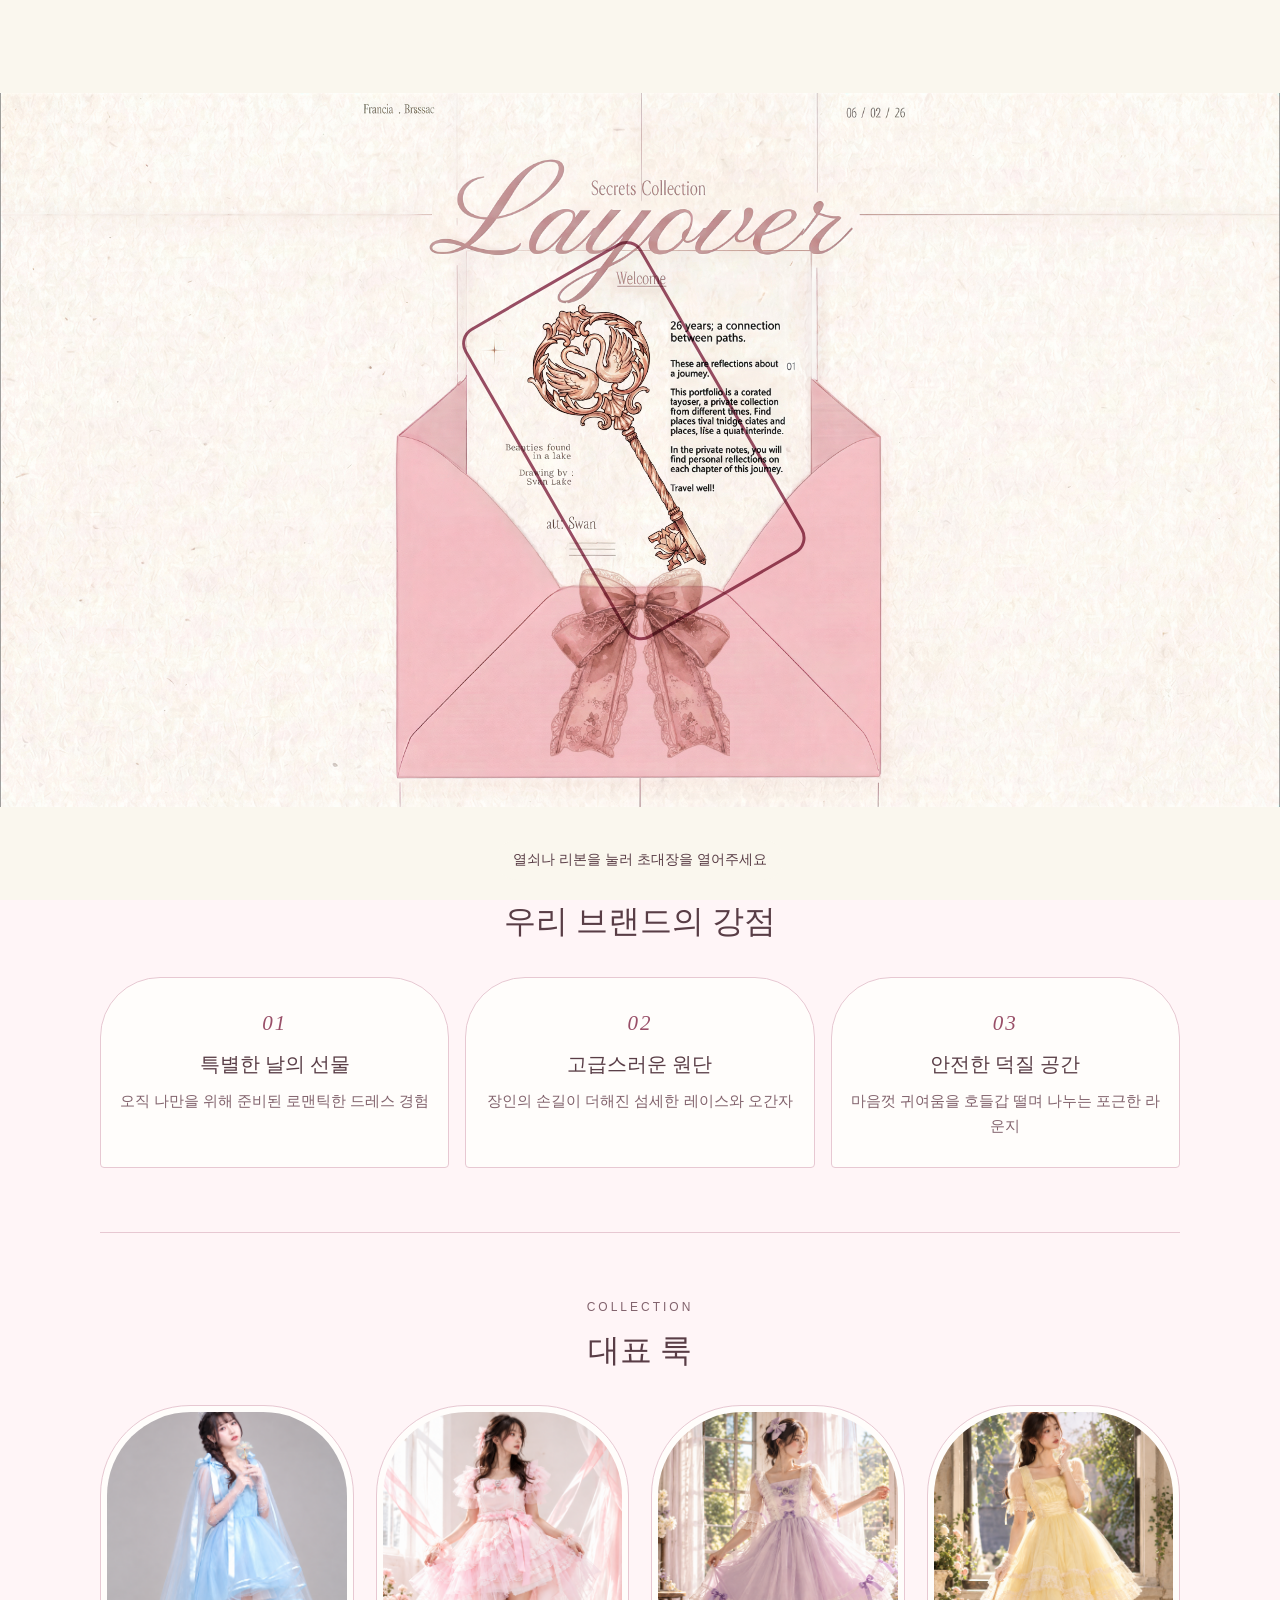
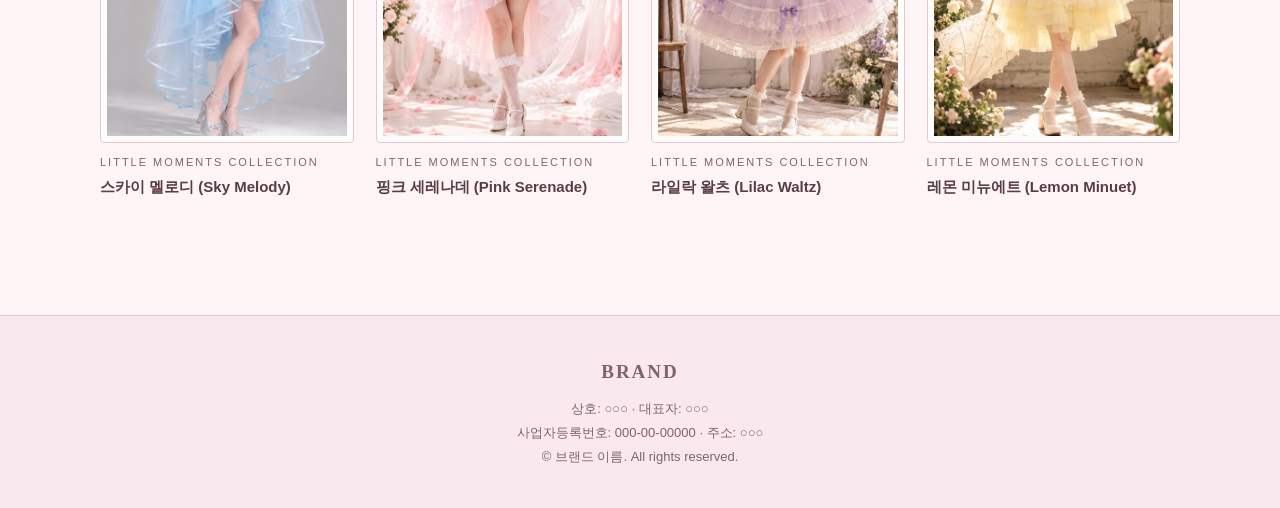
<file: index.html>
<!DOCTYPE html>
<html lang="ko">
<head>
  <meta charset="UTF-8" />
  <meta name="viewport" content="width=device-width, initial-scale=1.0" />

  <!-- [작성서 01] 브랜드명으로 바꾸세요 -->
  <title>브랜드 이름</title>
  <!-- [작성서 02] 한 줄 소개 → 검색·공유 미리보기에 나오는 설명 -->
  <meta name="description" content="브랜드 한 줄 소개를 여기에 적으세요." />

  <!-- 카톡/인스타 공유 미리보기 (OG 태그) — 브랜드명·소개·대표이미지로 바꾸세요 -->
  <meta property="og:title" content="브랜드 이름" />
  <meta property="og:description" content="브랜드 한 줄 소개" />
  <meta property="og:image" content="images/og.jpg" />
  <meta property="og:type" content="website" />

  <!-- 탭 아이콘 (images/favicon.png 넣으면 표시됨) -->
  <link rel="icon" href="images/favicon.png" />
  <link rel="stylesheet" href="style.css" />
</head>
<body class="home-page">
  <!-- 초대장: 두 이미지 버튼 중 하나를 누르면 메인 화면으로 이동합니다. -->
  <dialog class="invitation" id="invitation" aria-label="초대장" aria-describedby="invitationHint">
    <div class="invitation-stage">
      <img class="invitation-envelope" src="images/envelope.png" alt="분홍 봉투에 담긴 초대장" width="1376" height="768" fetchpriority="high" />
      <button class="invitation-object invitation-key" type="button" aria-label="열쇠로 초대장 열기">
        <img src="images/key.png" alt="" width="1376" height="768" draggable="false" />
      </button>
      <button class="invitation-object invitation-ribbon" type="button" aria-label="리본을 풀어 초대장 열기">
        <img src="images/ribbon.png" alt="" width="1376" height="768" draggable="false" />
      </button>
    </div>
    <p class="invitation-hint" id="invitationHint">열쇠나 리본을 눌러 초대장을 열어주세요</p>
  </dialog>
  <script src="invitation.js"></script>

  <!-- ===== 상단 메뉴 (5페이지 공통 — 수정하면 모든 페이지에 똑같이 반영하세요) ===== -->
  <header class="nav">
    <div class="nav-inner">
      <a href="index.html" class="logo">BRAND</a>
      <button class="nav-toggle" aria-label="메뉴 열기">☰</button>
      <nav class="nav-menu">
        <a href="index.html" class="active">홈</a>
        <a href="about.html">브랜드 소개</a>
        <a href="products.html">제품</a>
        <a href="portfolio.html">포트폴리오</a>
        <a href="contact.html">문의</a>
      </nav>
    </div>
  </header>

  <!-- ===== 히어로 [작성서 04 홈: 메인 카피·서브 카피] ===== -->
  <main class="home-main">
  <section class="home-hero" aria-labelledby="home-title">
    <div class="home-hero-copy">
      <p class="eyebrow">BRAND KEYWORD · KEYWORD</p>
      <h1 id="home-title">일상과 로맨스 판타지 사이, 레이오버</h1>
      <p>잠시 머무르며 안전하게 쉬어가는 포근한 핑크빛 클로젯 &amp; 라운지</p>
      <a href="products.html" class="btn">컬렉션 보기 <span aria-hidden="true">↗</span></a>
    </div>
    <!-- [작성서 04 홈: 대표 이미지] 중앙 액자, 원본 이미지 비율 유지 -->
    <figure class="home-art">
      <img src="images/main-bg.png" alt="파스텔 핑크 리본과 백조, 날개 달린 아기 양이 그려진 빈티지 일러스트" decoding="async" />
    </figure>
    <aside class="home-note" aria-label="브랜드 둘러보기">
      <p class="eyebrow">A LITTLE WORLD OF PINK</p>
      <p class="home-note-title">Softly, with love.</p>
      <a href="about.html">브랜드 이야기 <span aria-hidden="true">↗</span></a>
      <a href="portfolio.html">포트폴리오 <span aria-hidden="true">↗</span></a>
      <a href="contact.html">문의하기 <span aria-hidden="true">↗</span></a>
    </aside>
  </section>

  <!-- ===== 강점 3가지 [작성서 04 홈: 강점3가지] ===== -->
  <section class="section">
    <p class="eyebrow">WHY US</p>
    <h2>우리 브랜드의 강점</h2>
    <div class="features">
      <div class="feature">
        <p class="num">01</p>
        <h3>특별한 날의 선물</h3>
        <p>오직 나만을 위해 준비된 로맨틱한 드레스 경험</p>
      </div>
      <div class="feature">
        <p class="num">02</p>
        <h3>고급스러운 원단</h3>
        <p>장인의 손길이 더해진 섬세한 레이스와 오간자</p>
      </div>
      <div class="feature">
        <p class="num">03</p>
        <h3>안전한 덕질 공간</h3>
        <p>마음껏 귀여움을 호들갑 떨며 나누는 포근한 라운지</p>
      </div>
    </div>
  </section>

  <!-- ===== 대표 제품 미리보기 — products.json에서 자동으로 채워짐 ===== -->
  <section class="section">
    <p class="eyebrow">COLLECTION</p>
    <h2>대표 룩</h2>
    <div class="grid" id="home-looks"></div>
  </section>

  </main>

  <!-- ===== 푸터 (5페이지 공통) [작성서 01: 푸터 표기 정보] ===== -->
  <footer class="footer">
    <p class="logo">BRAND</p>
    <p class="biz">
      상호: ○○○ · 대표자: ○○○<br />
      사업자등록번호: 000-00-00000 · 주소: ○○○
    </p>
    <p>© 브랜드 이름. All rights reserved.</p>
  </footer>

  <script src="script.js"></script>
  <script src="catalog.js?v=20260826-rich-editor-1"></script>
  <script>
    // 공개 제품 중 '홈 대표 제품'을 최대 4개 보여줍니다.
    ProductCatalog.loadVisibleProducts()
      .then((products) => {
        const featured = products.filter((product) => product.featured);
        const homeProducts = (featured.length ? featured : products).slice(0, 4);
        document.getElementById("home-looks").innerHTML = homeProducts
          .map((p) => {
            const image = ProductCatalog.safeImageUrl(p.images && p.images[0]);
            const img = image
              ? '<img src="' + ProductCatalog.escapeHtml(image) + '" alt="' + ProductCatalog.escapeHtml(p.name) + '" onerror="this.remove()" />'
              : "";
            return (
              '<a class="card" href="product.html?id=' + encodeURIComponent(p.id) + '">' +
              '<div class="card-img">' + img + "</div>" +
              '<p class="k">' + ProductCatalog.escapeHtml(p.label || p.category || "") + "</p>" +
              "<h3>" + ProductCatalog.escapeHtml(p.name) + "</h3></a>"
            );
          })
          .join("");
      })
      .catch(() => {});
  </script>
</body>
</html>
</file>
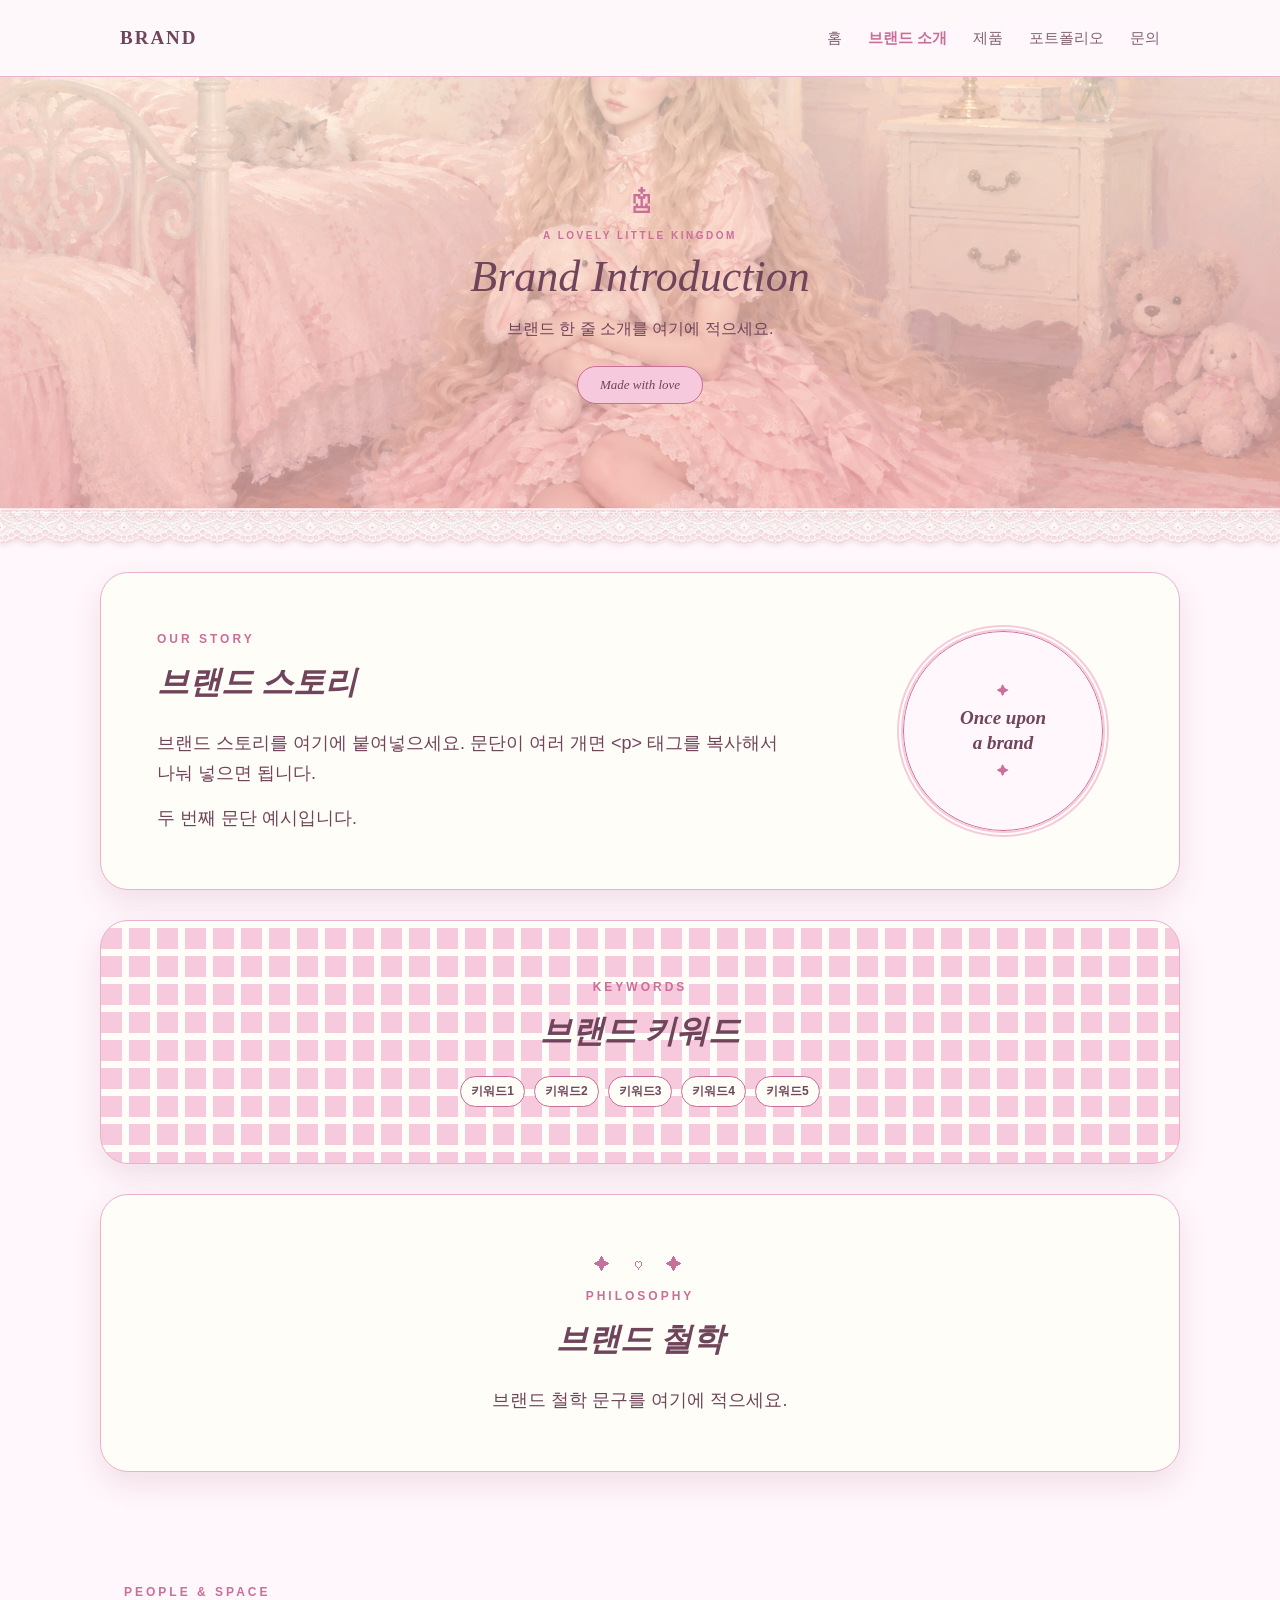
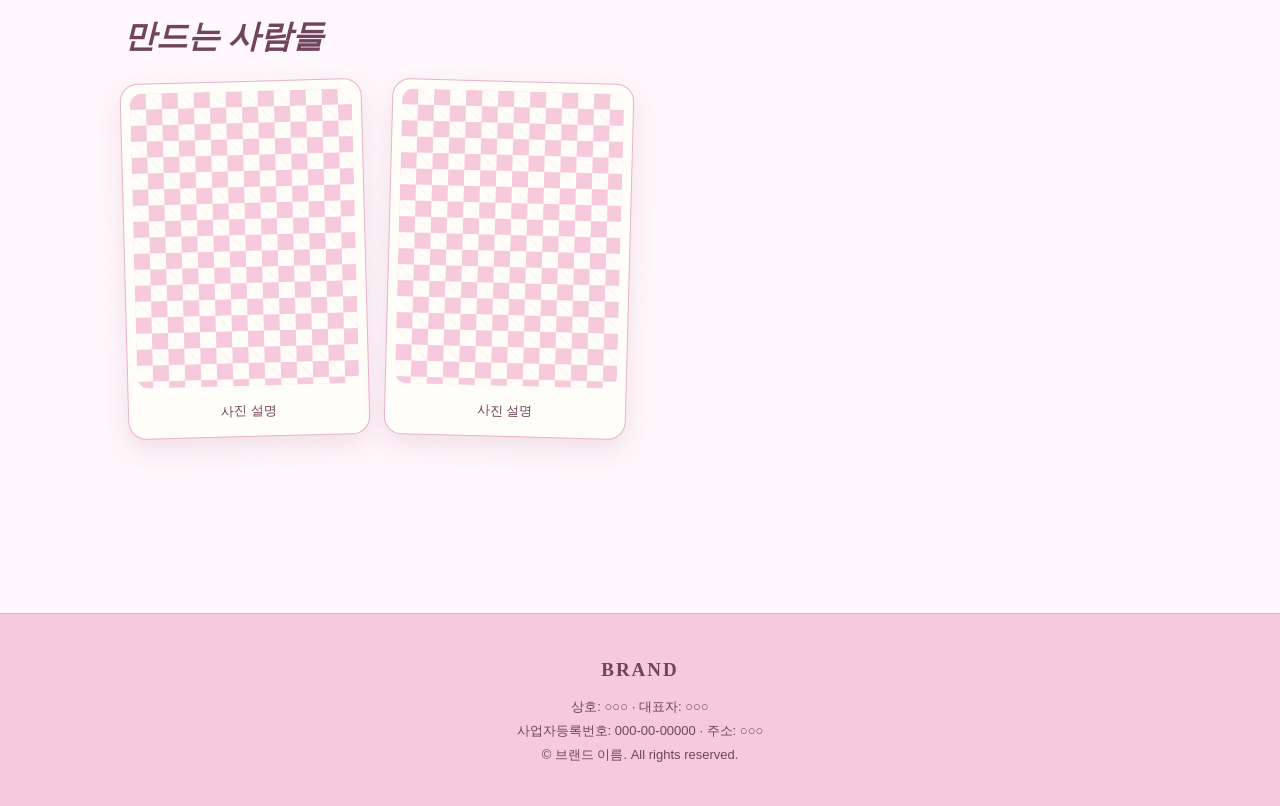
<file: about.html>
<!DOCTYPE html>
<html lang="ko">
<head>
  <meta charset="UTF-8" />
  <meta name="viewport" content="width=device-width, initial-scale=1.0" />
  <title>브랜드 소개 — 브랜드 이름</title>
  <meta name="description" content="브랜드 스토리와 철학을 소개합니다." />
  <link rel="icon" href="images/favicon.png" />
  <link rel="stylesheet" href="style.css" />
</head>
<body class="about-page">

  <header class="nav">
    <div class="nav-inner">
      <a href="index.html" class="logo">BRAND</a>
      <button class="nav-toggle" aria-label="메뉴 열기">☰</button>
      <nav class="nav-menu">
        <a href="index.html">홈</a>
        <a href="about.html" class="active">브랜드 소개</a>
        <a href="products.html">제품</a>
        <a href="portfolio.html">포트폴리오</a>
        <a href="contact.html">문의</a>
      </nav>
    </div>
  </header>

  <!-- [작성서 02: 한 줄 소개] -->
  <section class="page-head about-hero">
    <p class="about-crown" aria-hidden="true">♔</p>
    <p class="about-kicker">A LOVELY LITTLE KINGDOM</p>
    <h1>Brand Introduction</h1>
    <p>브랜드 한 줄 소개를 여기에 적으세요.</p>
    <span class="about-ribbon" aria-hidden="true">Made with love</span>
  </section>

  <main class="about-main">
  <!-- [작성서 02: 브랜드 스토리] 문단째 붙여넣으면 됩니다 -->
  <section class="section about-panel about-story">
    <div class="about-panel-copy">
    <p class="eyebrow">OUR STORY</p>
    <h2>브랜드 스토리</h2>
    <p class="lead">
      브랜드 스토리를 여기에 붙여넣으세요. 문단이 여러 개면
      &lt;p&gt; 태그를 복사해서 나눠 넣으면 됩니다.
    </p>
    <p class="lead about-paragraph">
      두 번째 문단 예시입니다.
    </p>
    </div>
    <div class="about-emblem" aria-hidden="true">
      <span>✦</span><strong>Once upon<br />a brand</strong><span>✦</span>
    </div>
  </section>

  <!-- [작성서 02: 브랜드 키워드] -->
  <section class="section about-panel about-keywords">
    <p class="eyebrow">KEYWORDS</p>
    <h2>브랜드 키워드</h2>
    <div class="tags">
      <span>키워드1</span><span>키워드2</span><span>키워드3</span><span>키워드4</span><span>키워드5</span>
    </div>
  </section>

  <!-- [작성서 02: 브랜드 철학] -->
  <section class="section about-panel about-philosophy">
    <p class="about-sparkles" aria-hidden="true">✦　♡　✦</p>
    <p class="eyebrow">PHILOSOPHY</p>
    <h2>브랜드 철학</h2>
    <p class="lead">브랜드 철학 문구를 여기에 적으세요.</p>
  </section>

  <!-- [작성서 02: 사람·공간 사진] 대표·작업실·작업 과정 컷 -->
  <section class="section about-people">
    <p class="eyebrow">PEOPLE & SPACE</p>
    <h2>만드는 사람들</h2>
    <div class="grid">
      <div class="card"><div class="card-img"></div><p>사진 설명</p></div>
      <div class="card"><div class="card-img"></div><p>사진 설명</p></div>
    </div>
  </section>
  </main>

  <footer class="footer">
    <p class="logo">BRAND</p>
    <p class="biz">
      상호: ○○○ · 대표자: ○○○<br />
      사업자등록번호: 000-00-00000 · 주소: ○○○
    </p>
    <p>© 브랜드 이름. All rights reserved.</p>
  </footer>

  <script src="script.js"></script>
</body>
</html>
</file>
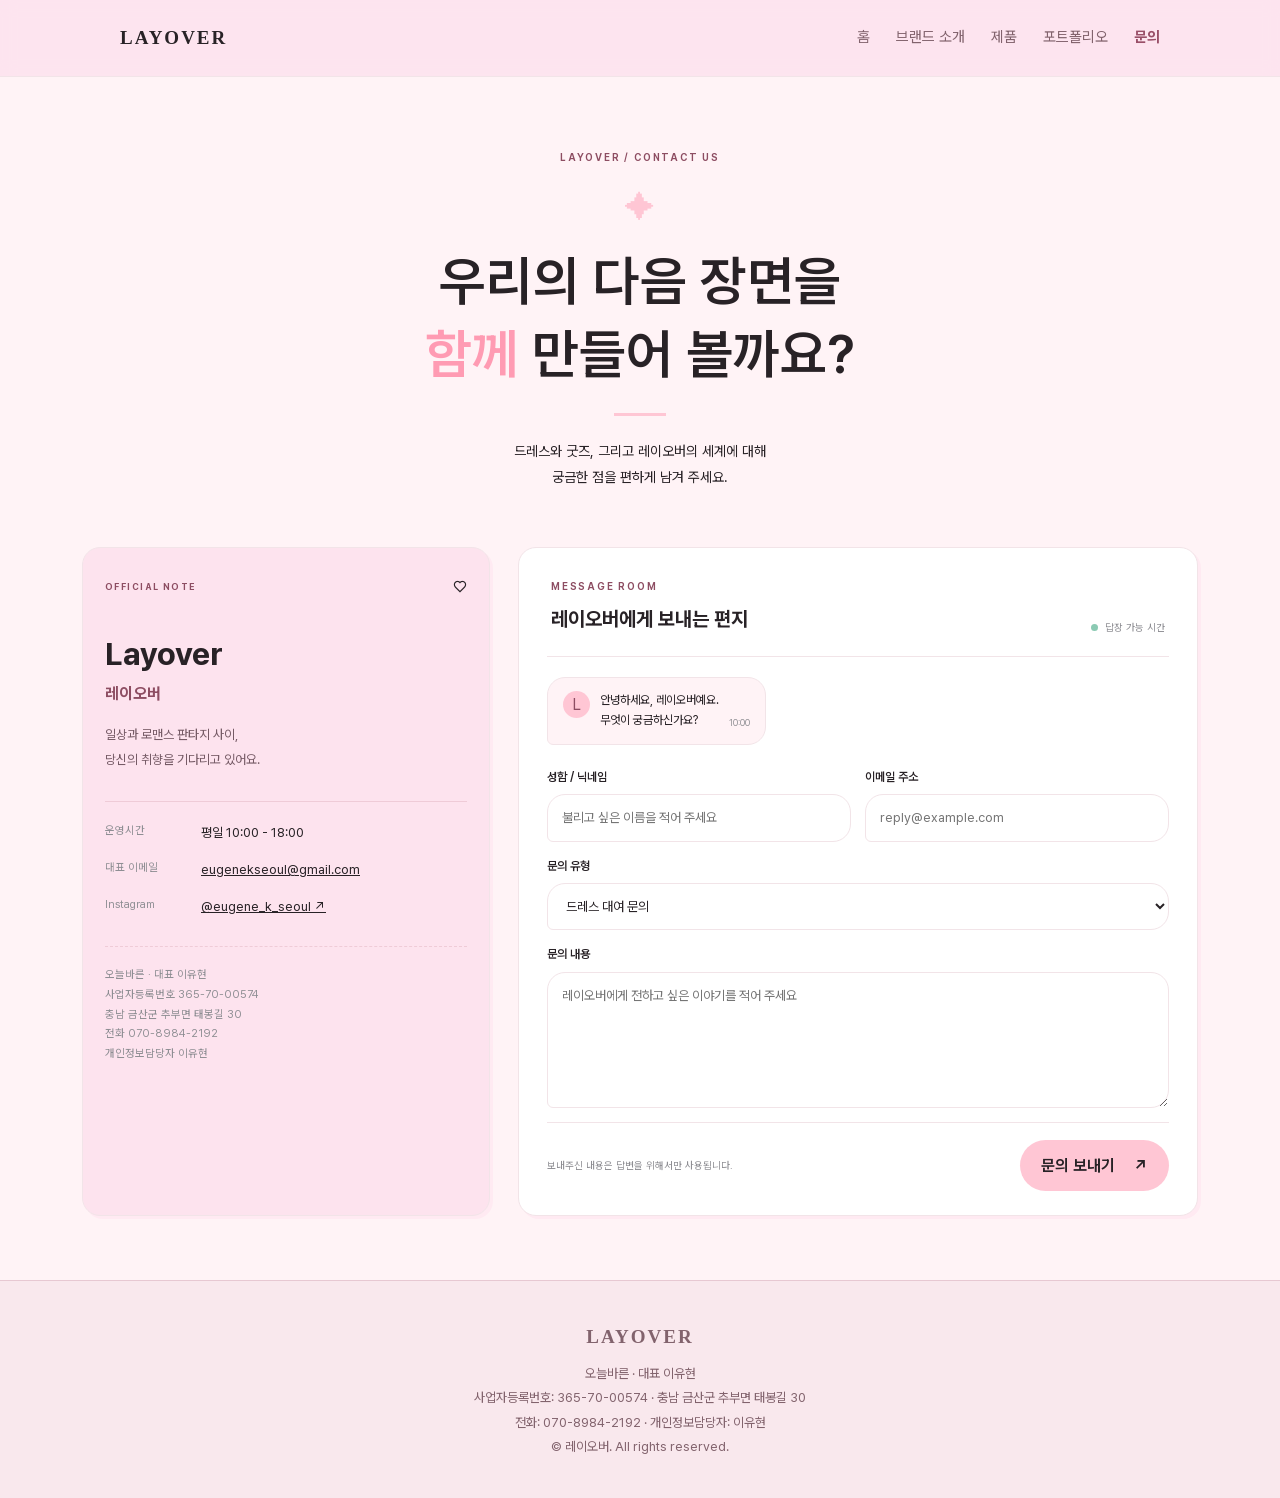
<file: contact.html>
<!DOCTYPE html>
<html lang="ko">
<head>
  <meta charset="UTF-8" />
  <meta name="viewport" content="width=device-width, initial-scale=1.0" />
  <title>Contact Us — 레이오버 Layover</title>
  <meta name="description" content="레이오버의 드레스, 굿즈, 브랜드 제휴 문의" />
  <link rel="icon" href="images/favicon.png" />
  <link rel="stylesheet" href="style.css" />
  <link rel="stylesheet" href="page-special.css" />
</head>
<body class="contact-page">

  <header class="nav">
    <div class="nav-inner">
      <a href="index.html" class="logo">LAYOVER</a>
      <button class="nav-toggle" aria-label="메뉴 열기">☰</button>
      <nav class="nav-menu">
        <a href="index.html">홈</a>
        <a href="about.html">브랜드 소개</a>
        <a href="products.html">제품</a>
        <a href="portfolio.html">포트폴리오</a>
        <a href="contact.html" class="active">문의</a>
      </nav>
    </div>
  </header>

  <main class="contact-main">
    <header class="contact-heading">
      <p class="contact-kicker">LAYOVER / CONTACT US</p>
      <span class="contact-sparkle" aria-hidden="true">✦</span>
      <h1>우리의 다음 장면을<br /><em>함께</em> 만들어 볼까요?</h1>
      <p>드레스와 굿즈, 그리고 레이오버의 세계에 대해<br class="contact-mobile-break" /> 궁금한 점을 편하게 남겨 주세요.</p>
    </header>

    <div class="contact-layout">
      <!-- [작성서 07: 연락 수단·운영 시간] 운영 정보 카드 -->
      <aside class="contact-info-card" aria-labelledby="contact-info-title">
        <div class="contact-info-top"><span class="contact-badge">OFFICIAL NOTE</span><span aria-hidden="true">♡</span></div>
        <h2 id="contact-info-title">Layover<br /><span>레이오버</span></h2>
        <p class="contact-info-intro">일상과 로맨스 판타지 사이,<br />당신의 취향을 기다리고 있어요.</p>
        <dl class="contact-details">
          <div><dt>운영시간</dt><dd>평일 10:00 - 18:00</dd></div>
          <div><dt>대표 이메일</dt><dd><a href="mailto:eugenekseoul@gmail.com">eugenekseoul@gmail.com</a></dd></div>
          <div><dt>Instagram</dt><dd><a href="https://www.instagram.com/eugene_k_seoul/" target="_blank" rel="noopener noreferrer">@eugene_k_seoul ↗</a></dd></div>
        </dl>
        <div class="contact-business">
          <p>오늘바른 · 대표 이유현</p>
          <p>사업자등록번호 365-70-00574</p>
          <p>충남 금산군 추부면 태봉길 30</p>
          <p>전화 070-8984-2192</p>
          <p>개인정보담당자 이유현</p>
        </div>
      </aside>

      <section class="contact-chat-card" aria-labelledby="contact-form-title">
        <div class="contact-chat-header"><div><p class="contact-kicker">MESSAGE ROOM</p><h2 id="contact-form-title">레이오버에게 보내는 편지</h2></div><span class="contact-online"><i></i> 답장 가능 시간</span></div>
        <div id="contactFormRoot"><p class="contact-form-loading">문의 폼을 준비하고 있어요.</p></div>
      </section>
    </div>
  </main>

  <footer class="footer">
    <p class="logo">LAYOVER</p>
    <p class="biz">
      오늘바른 · 대표 이유현<br />
      사업자등록번호: 365-70-00574 · 충남 금산군 추부면 태봉길 30<br />
      전화: 070-8984-2192 · 개인정보담당자: 이유현
    </p>
    <p>© 레이오버. All rights reserved.</p>
  </footer>

  <script src="script.js"></script>
  <script src="vendor/react/react.production.min.js" defer></script>
  <script src="vendor/react/react-dom.production.min.js" defer></script>
  <script src="contact-form.js" defer></script>
</body>
</html>
</file>
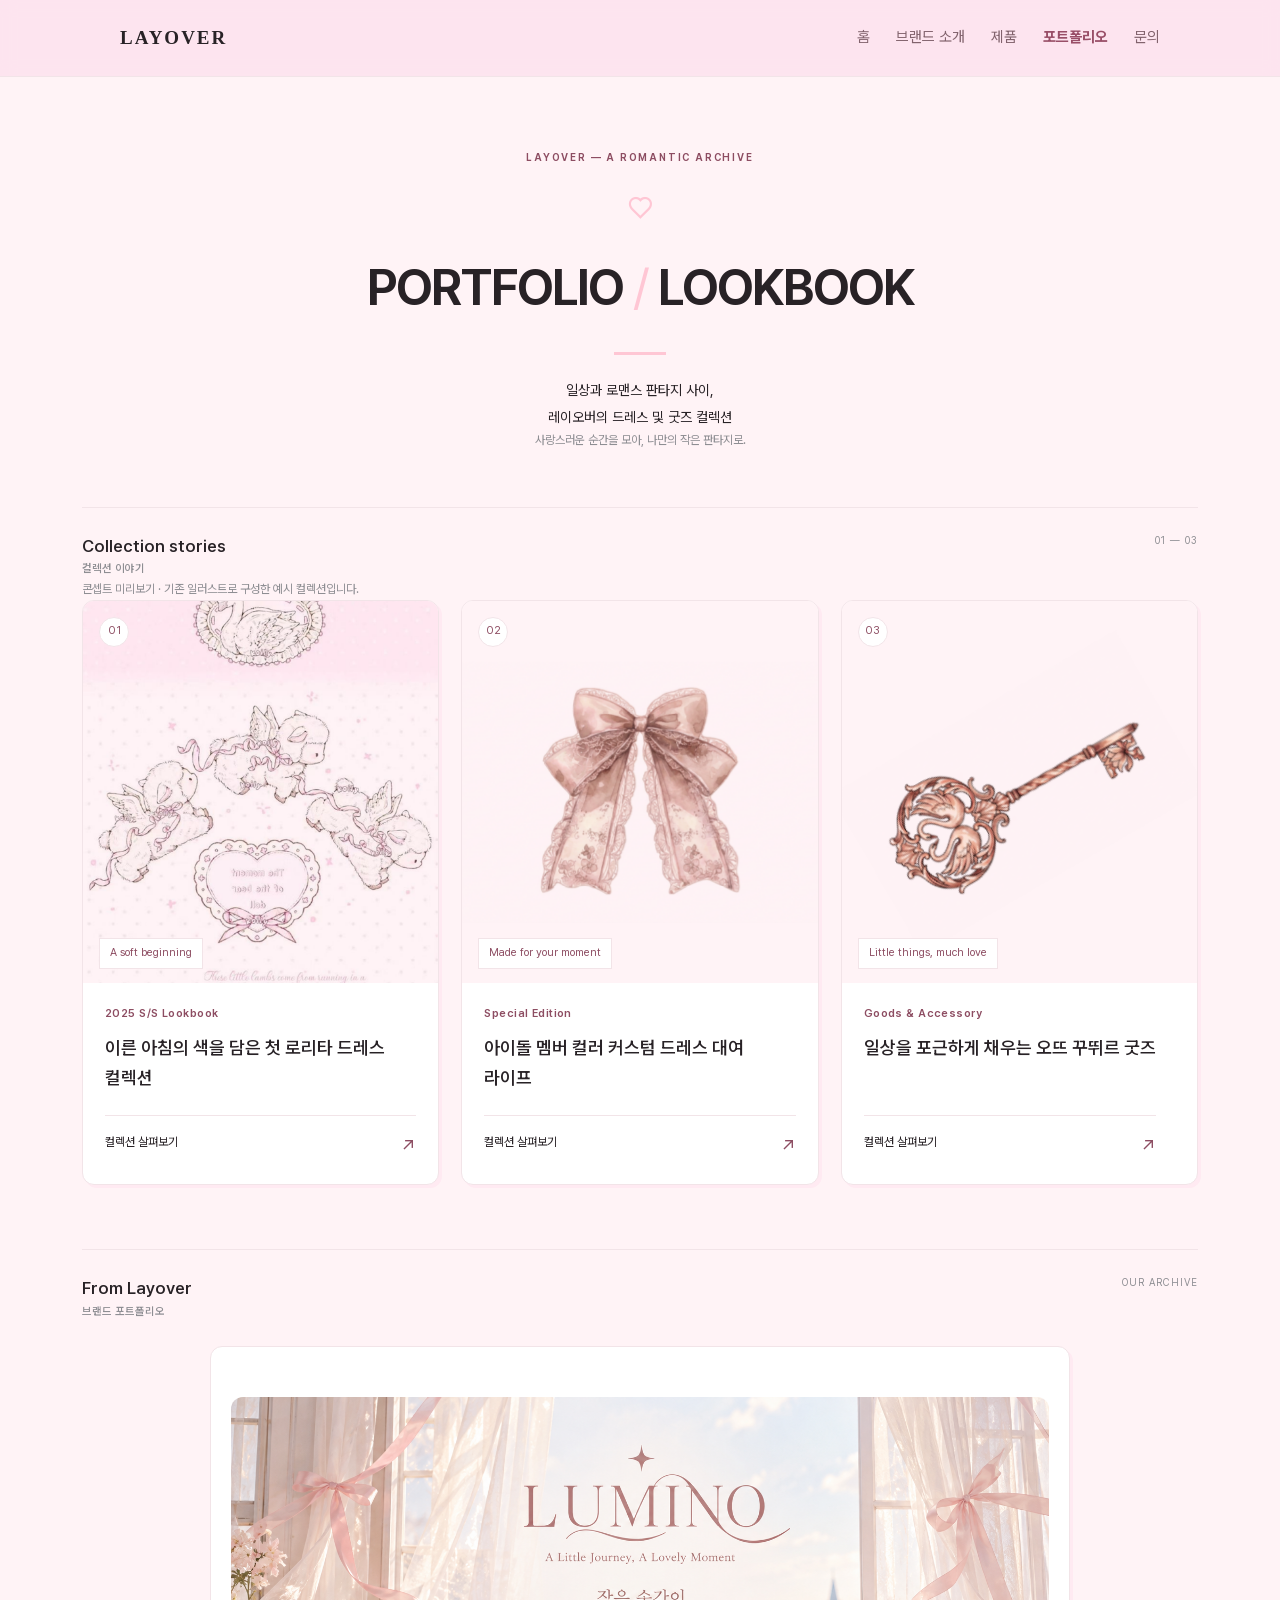
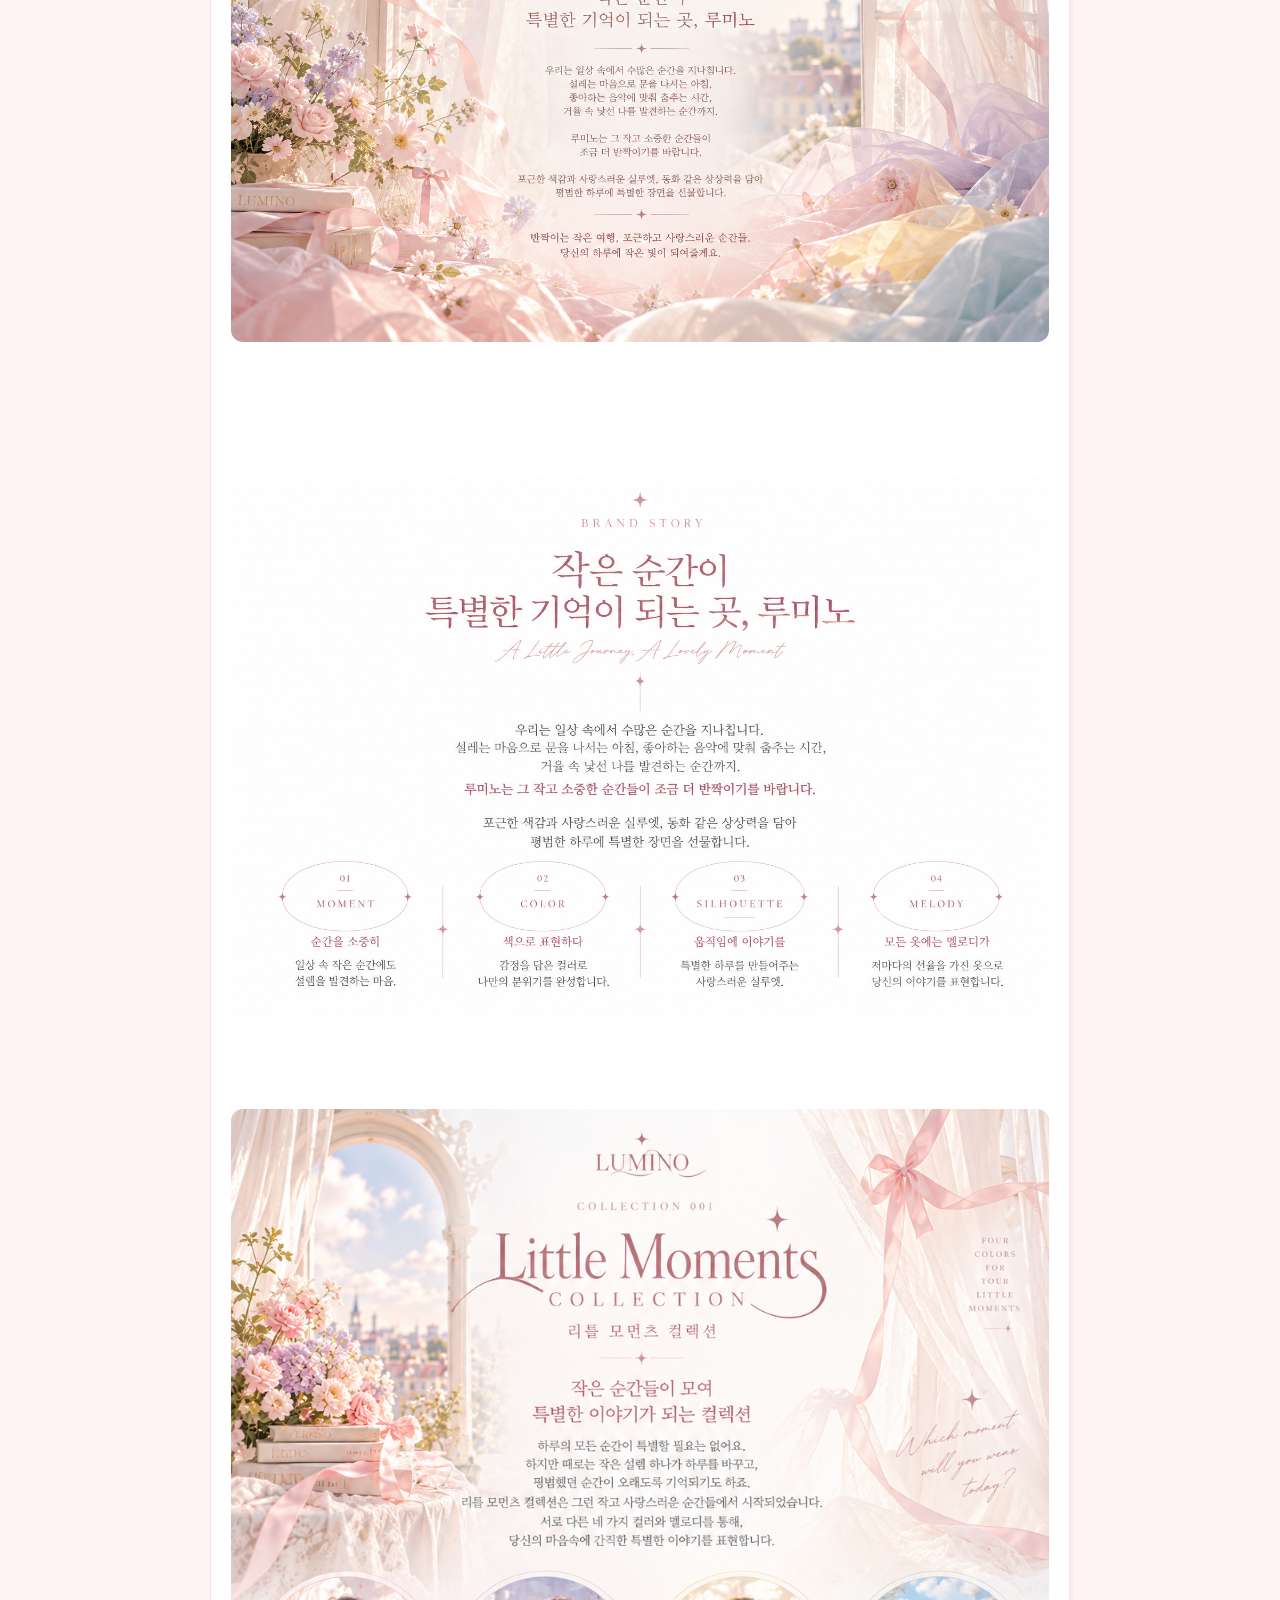
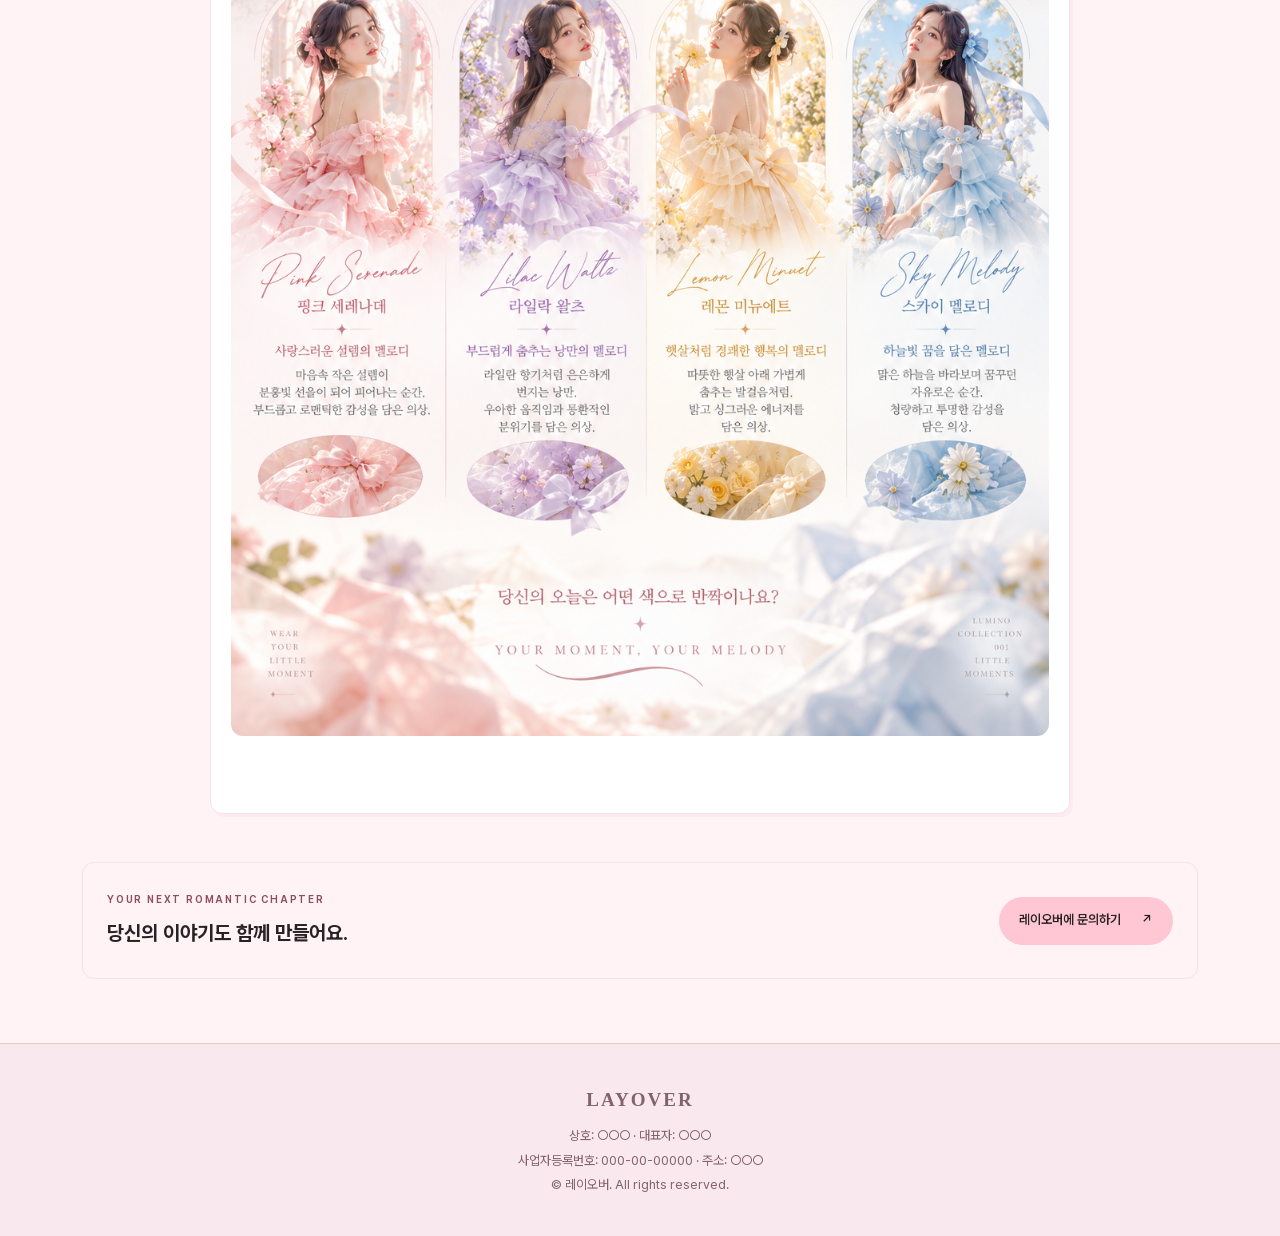
<file: portfolio.html>
<!DOCTYPE html>
<html lang="ko">
<head>
  <meta charset="UTF-8" />
  <meta name="viewport" content="width=device-width, initial-scale=1.0" />
  <title>PORTFOLIO / LOOKBOOK — 레이오버 Layover</title>
  <meta name="description" content="일상과 로맨스 판타지 사이, 레이오버의 드레스 및 굿즈 컬렉션" />
  <link rel="icon" href="images/favicon.png" />
  <link rel="stylesheet" href="style.css" />
  <link rel="stylesheet" href="page-special.css" />
  <link rel="stylesheet" href="rich-content.css?v=20260826-rich-editor-1" />
</head>
<body class="lookbook-page">

  <header class="nav">
    <div class="nav-inner">
      <a href="index.html" class="logo">LAYOVER</a>
      <button class="nav-toggle" aria-label="메뉴 열기">☰</button>
      <nav class="nav-menu">
        <a href="index.html">홈</a>
        <a href="about.html">브랜드 소개</a>
        <a href="products.html">제품</a>
        <a href="portfolio.html" class="active">포트폴리오</a>
        <a href="contact.html">문의</a>
      </nav>
    </div>
  </header>

  <main class="lookbook-main">
    <header class="lookbook-heading">
      <p class="lookbook-kicker">LAYOVER — A ROMANTIC ARCHIVE</p>
      <span class="lookbook-ornament" aria-hidden="true">♡</span>
      <h1>PORTFOLIO <span>/</span> LOOKBOOK</h1>
      <p class="lookbook-intro">일상과 로맨스 판타지 사이,<br class="lookbook-mobile-break" /> 레이오버의 드레스 및 굿즈 컬렉션</p>
      <p class="lookbook-caption">사랑스러운 순간을 모아, 나만의 작은 판타지로.</p>
    </header>

    <section class="lookbook-gallery" aria-labelledby="lookbook-gallery-title">
      <div class="lookbook-section-heading">
        <h2 id="lookbook-gallery-title">Collection stories <span>컬렉션 이야기</span></h2>
        <span class="lookbook-count">01 — 03</span>
      </div>
      <!-- 요청받은 예시 카드입니다. 운영 포트폴리오와 분리하여 관리자 저장 내용을 보존합니다. -->
      <p class="lookbook-preview-note">콘셉트 미리보기 · 기존 일러스트로 구성한 예시 컬렉션입니다.</p>
      <div id="lookbookGallery"><p class="portfolio-status">컬렉션을 준비하고 있어요.</p></div>
      <noscript><p>컬렉션 상세 보기를 사용하려면 브라우저의 JavaScript를 켜주세요.</p></noscript>
    </section>

  <section class="lookbook-published" aria-labelledby="published-title">
    <div class="lookbook-section-heading">
      <h2 id="published-title">From Layover <span>브랜드 포트폴리오</span></h2>
      <span class="lookbook-count">OUR ARCHIVE</span>
    </div>
    <!-- 브랜드 담당자가 관리자에서 작성한 한 개의 포트폴리오 문서가 여기에 표시됩니다.
         학생은 이 컨테이너와 portfolio.js를 유지하고 CSS로 UI만 디자인하세요. -->
    <article id="portfolioContent" class="portfolio-content" aria-live="polite">
      <p class="portfolio-status">포트폴리오를 불러오는 중입니다.</p>
    </article>
  </section>
  <section class="lookbook-contact" aria-label="컬렉션 문의">
    <div><p class="lookbook-kicker">YOUR NEXT ROMANTIC CHAPTER</p><h2>당신의 이야기도 함께 만들어요.</h2></div>
    <a href="contact.html">레이오버에 문의하기 <span aria-hidden="true">↗</span></a>
  </section>
  </main>

  <footer class="footer">
    <p class="logo">LAYOVER</p>
    <p class="biz">
      상호: ○○○ · 대표자: ○○○<br />
      사업자등록번호: 000-00-00000 · 주소: ○○○
    </p>
    <p>© 레이오버. All rights reserved.</p>
  </footer>

  <script src="catalog.js?v=20260826-rich-editor-1"></script>
  <script src="portfolio.js"></script>
  <script src="script.js"></script>
  <!-- 빌드 도구 없이 사용하는 로컬 React 18.3.1. 관리자 편집기와는 독립된 UI입니다. -->
  <script src="vendor/react/react.production.min.js" defer></script>
  <script src="vendor/react/react-dom.production.min.js" defer></script>
  <script src="lookbook-gallery.js" defer></script>
</body>
</html>
</file>
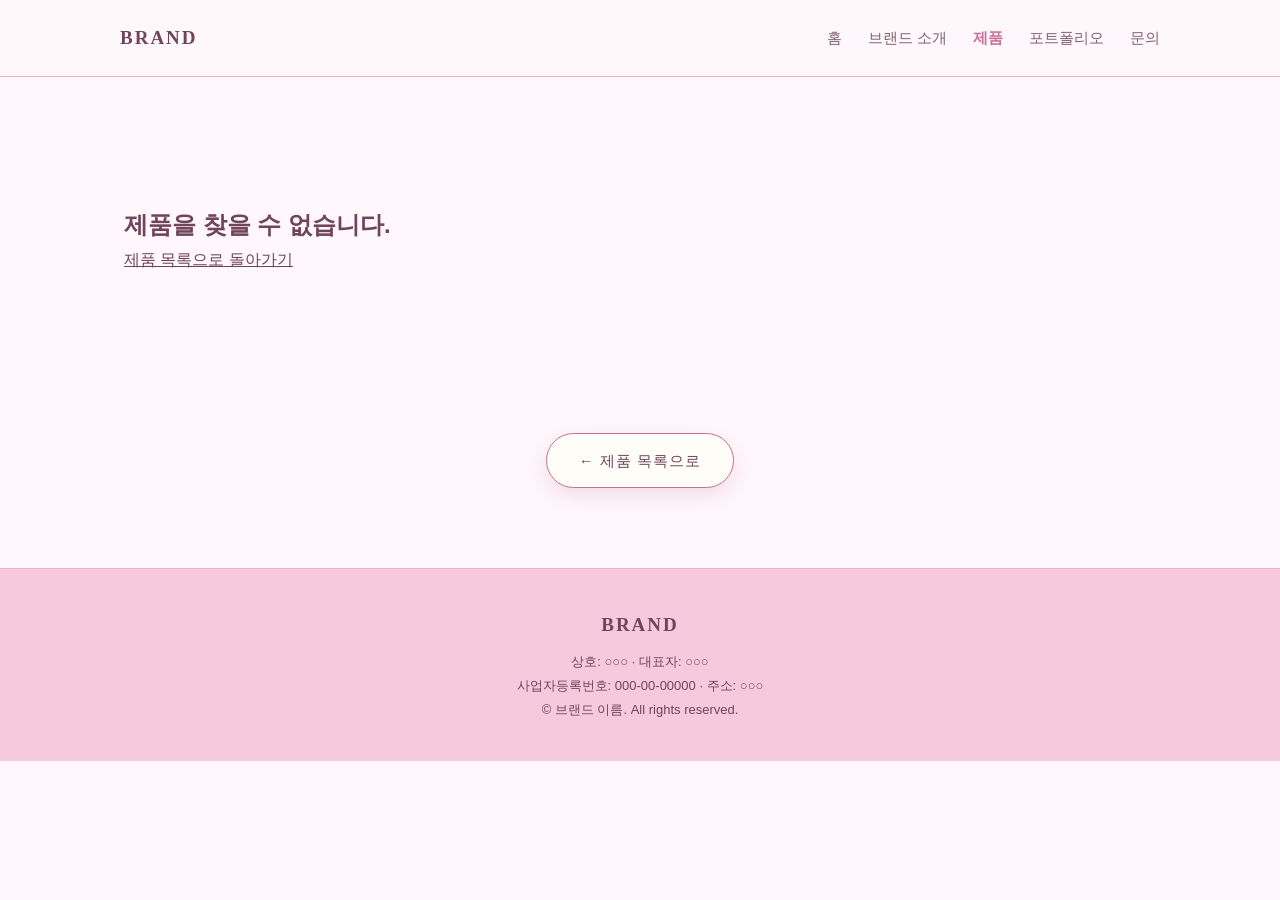
<file: product.html>
<!DOCTYPE html>
<html lang="ko">
<head>
  <meta charset="UTF-8" />
  <meta name="viewport" content="width=device-width, initial-scale=1.0" />
  <title>제품 상세 — 브랜드 이름</title>
  <meta name="description" content="제품 상세 정보" />
  <link rel="icon" href="images/favicon.png" />
  <link rel="stylesheet" href="style.css?v=20260826-buy-popup-2" />
  <link rel="stylesheet" href="rich-content.css?v=20260826-rich-editor-1" />
</head>
<body class="shop-page product-detail-page">

  <header class="nav">
    <div class="nav-inner">
      <a href="index.html" class="logo">BRAND</a>
      <button class="nav-toggle" aria-label="메뉴 열기">☰</button>
      <nav class="nav-menu">
        <a href="index.html">홈</a>
        <a href="about.html">브랜드 소개</a>
        <a href="products.html" class="active">제품</a>
        <a href="portfolio.html">포트폴리오</a>
        <a href="contact.html">문의</a>
      </nav>
    </div>
  </header>

  <!-- 브랜드 담당자가 만든 제품 정보와 상세 내용이 자동으로 채워집니다. -->
  <main id="product-detail" aria-live="polite">
    <section class="section"><p>제품 정보를 불러오는 중…</p></section>
  </main>

  <dialog id="purchaseDialog" class="purchase-dialog" aria-labelledby="purchaseDialogTitle">
    <section class="purchase-dialog-card">
      <header class="purchase-dialog-header">
        <div>
          <p class="purchase-dialog-eyebrow">PURCHASE</p>
          <h2 id="purchaseDialogTitle">구매 안내</h2>
        </div>
        <form method="dialog">
          <button class="purchase-dialog-close" type="submit" aria-label="구매 안내 닫기">×</button>
        </form>
      </header>
      <p id="purchaseDialogProduct" class="purchase-dialog-product"></p>
      <div id="purchaseDialogContent" class="purchase-dialog-content"></div>
      <form class="purchase-dialog-actions" method="dialog">
        <button class="btn" type="submit">확인</button>
      </form>
    </section>
  </dialog>

  <section class="section product-back">
    <a href="products.html" class="btn ghost">← 제품 목록으로</a>
  </section>

  <footer class="footer">
    <p class="logo">BRAND</p>
    <p class="biz">
      상호: ○○○ · 대표자: ○○○<br />
      사업자등록번호: 000-00-00000 · 주소: ○○○
    </p>
    <p>© 브랜드 이름. All rights reserved.</p>
  </footer>

  <script src="script.js"></script>
  <script src="catalog.js?v=20260826-rich-editor-1"></script>
  <script>
    const productId = new URLSearchParams(location.search).get("id");

    function imageMarkup(source, alt, className, eager) {
      const safeSource = ProductCatalog.safeImageUrl(source);
      if (!safeSource) return "";
      return '<img class="' + className + '" src="' + ProductCatalog.escapeHtml(safeSource) +
        '" alt="' + ProductCatalog.escapeHtml(alt || "") + '" loading="' + (eager ? "eager" : "lazy") +
        '" onerror="this.parentElement.classList.add(\'product-image-placeholder\');this.remove()" />';
    }

    function renderHeroGallery(product) {
      const esc = ProductCatalog.escapeHtml;
      const images = (Array.isArray(product.images) ? product.images : [])
        .map((source) => ProductCatalog.safeImageUrl(source))
        .filter(Boolean);

      if (!images.length) {
        return '<div class="product-hero-image product-image-placeholder"></div>';
      }

      const slides = images.map((source, index) =>
        '<figure class="product-hero-image" data-carousel-slide role="group" aria-roledescription="슬라이드" ' +
          'aria-label="' + (index + 1) + ' / ' + images.length + '" aria-hidden="' + (index === 0 ? "false" : "true") + '">' +
          imageMarkup(source, product.name + " 이미지 " + (index + 1), "", index === 0) +
        "</figure>"
      ).join("");

      const controls = images.length > 1
        ? '<button class="product-carousel-button previous" type="button" data-carousel-previous aria-label="이전 이미지">←</button>' +
          '<button class="product-carousel-button next" type="button" data-carousel-next aria-label="다음 이미지">→</button>' +
          '<div class="product-carousel-footer">' +
            '<p class="product-carousel-count" aria-live="polite"><strong data-carousel-current>1</strong> / ' + images.length + "</p>" +
            '<div class="product-carousel-dots" aria-label="대표 이미지 선택">' +
              images.map((_, index) =>
                '<button class="product-carousel-dot" type="button" data-carousel-index="' + index + '" ' +
                  'aria-label="' + (index + 1) + '번째 이미지 보기" aria-current="' + (index === 0 ? "true" : "false") + '"></button>'
              ).join("") +
            "</div>" +
          "</div>"
        : "";

      return '<div class="product-hero-carousel' + (images.length > 1 ? " has-multiple" : "") + '" ' +
        'data-product-carousel aria-roledescription="캐러셀" aria-label="' + esc(product.name) + ' 대표 이미지">' +
          '<div class="product-carousel-viewport"><div class="product-carousel-track">' + slides + "</div></div>" +
          controls +
        "</div>";
    }

    function setupProductCarousels() {
      document.querySelectorAll("[data-product-carousel]").forEach((carousel) => {
        const track = carousel.querySelector(".product-carousel-track");
        const viewport = carousel.querySelector(".product-carousel-viewport");
        const slides = Array.from(carousel.querySelectorAll("[data-carousel-slide]"));
        const dots = Array.from(carousel.querySelectorAll("[data-carousel-index]"));
        const currentLabel = carousel.querySelector("[data-carousel-current]");
        if (!track || !viewport || slides.length < 2) return;

        let current = 0;
        let touchStartX = 0;
        let touchStartY = 0;

        function showSlide(nextIndex) {
          current = (nextIndex + slides.length) % slides.length;
          track.style.transform = "translate3d(-" + (current * 100) + "%, 0, 0)";
          slides.forEach((slide, index) => slide.setAttribute("aria-hidden", String(index !== current)));
          dots.forEach((dot, index) => dot.setAttribute("aria-current", String(index === current)));
          if (currentLabel) currentLabel.textContent = String(current + 1);
        }

        carousel.querySelector("[data-carousel-previous]").addEventListener("click", () => showSlide(current - 1));
        carousel.querySelector("[data-carousel-next]").addEventListener("click", () => showSlide(current + 1));
        dots.forEach((dot) => dot.addEventListener("click", () => showSlide(Number(dot.dataset.carouselIndex))));

        carousel.addEventListener("keydown", (event) => {
          if (event.key === "ArrowLeft") showSlide(current - 1);
          else if (event.key === "ArrowRight") showSlide(current + 1);
          else if (event.key === "Home") showSlide(0);
          else if (event.key === "End") showSlide(slides.length - 1);
          else return;
          event.preventDefault();
        });

        viewport.addEventListener("touchstart", (event) => {
          const touch = event.changedTouches[0];
          touchStartX = touch.clientX;
          touchStartY = touch.clientY;
        }, { passive: true });

        viewport.addEventListener("touchend", (event) => {
          const touch = event.changedTouches[0];
          const distanceX = touch.clientX - touchStartX;
          const distanceY = touch.clientY - touchStartY;
          if (Math.abs(distanceX) < 45 || Math.abs(distanceX) <= Math.abs(distanceY)) return;
          showSlide(current + (distanceX < 0 ? 1 : -1));
        }, { passive: true });
      });
    }

    function setupPurchaseDialog(product) {
      const trigger = document.querySelector("[data-purchase-dialog]");
      const dialog = document.getElementById("purchaseDialog");
      if (!trigger || !dialog) return;

      document.getElementById("purchaseDialogProduct").textContent = product.name || "";
      document.getElementById("purchaseDialogContent").textContent = String(product.buyNotice || "").trim();
      trigger.addEventListener("click", () => dialog.showModal());
      dialog.addEventListener("click", (event) => {
        if (event.target === dialog) dialog.close();
      });
    }

    function renderSection(section, product, index) {
      if (!section || !section.type) return "";
      const esc = ProductCatalog.escapeHtml;
      const rich = ProductCatalog.sanitizeRichText;

      if (section.type === "rich_text") {
        return '<section class="product-block product-rich-text">' + rich(section.body) + "</section>";
      }

      if (section.type === "full_image") {
        const image = imageMarkup(section.image, section.alt || product.name, "", false);
        if (!image) return "";
        const caption = section.caption ? "<figcaption>" + esc(section.caption) + "</figcaption>" : "";
        return '<figure class="product-block product-full-image">' + image + caption + "</figure>";
      }

      if (section.type === "image_text") {
        const image = imageMarkup(section.image, section.heading || product.name, "", false);
        const heading = section.heading ? "<h2>" + esc(section.heading) + "</h2>" : "";
        const reverse = section.imagePosition === "right" ? " reverse" : "";
        return '<section class="product-block product-image-text' + reverse + '">' +
          '<div class="product-block-image">' + image + "</div>" +
          '<div class="product-block-copy">' + heading + rich(section.body) + "</div></section>";
      }

      if (section.type === "gallery") {
        const columns = ["1", "2", "3"].includes(String(section.columns)) ? String(section.columns) : "2";
        const images = (Array.isArray(section.images) ? section.images : [])
          .map((source, imageIndex) => '<figure>' + imageMarkup(source, product.name + " 상세 이미지 " + (imageIndex + 1), "", false) + "</figure>")
          .join("");
        return images ? '<section class="product-block product-gallery columns-' + columns + '">' + images + "</section>" : "";
      }

      if (section.type === "highlight") {
        const heading = section.heading ? "<h2>" + esc(section.heading) + "</h2>" : "";
        return '<aside class="product-block product-highlight">' + heading + rich(section.body) + "</aside>";
      }

      return "";
    }

    ProductCatalog.loadVisibleProducts()
      .then((products) => {
        const product = products.find((item) => item.id === productId);
        if (!product) throw new Error("제품을 찾을 수 없습니다.");

        document.title = product.name + " — 제품 상세";
        const descriptionMeta = document.querySelector('meta[name="description"]');
        if (descriptionMeta) descriptionMeta.content = product.summary || product.name;

        const esc = ProductCatalog.escapeHtml;
        const gallery = renderHeroGallery(product);

        const tags = (Array.isArray(product.keywords) ? product.keywords : [])
          .map((keyword) => "<span>" + esc(keyword) + "</span>").join("");
        const price = product.price ? '<p class="product-price">' + esc(product.price) + "</p>" : "";
        const buyLink = ProductCatalog.safeExternalUrl(product.buyLink);
        const buyNotice = String(product.buyNotice || "").trim();
        const buyButton = buyLink
          ? '<a class="btn product-buy" href="' + esc(buyLink) + '" target="_blank" rel="noopener noreferrer">' +
            esc(product.buyLabel || "구매하기") + " <span aria-hidden=\"true\">↗</span></a>"
          : buyNotice
            ? '<button class="btn product-buy" type="button" data-purchase-dialog aria-haspopup="dialog">' +
              esc(product.buyLabel || "구매하기") + "</button>"
            : "";

        let sections = Array.isArray(product.sections)
          ? product.sections.map((section, index) => renderSection(section, product, index)).join("")
          : "";

        // 예전 products.json의 description도 상세 내용으로 안전하게 표시합니다.
        if (!sections && product.description) {
          const paragraphs = String(product.description).split("\n\n")
            .map((text) => "<p>" + esc(text).replace(/\n/g, "<br />") + "</p>").join("");
          sections = '<section class="product-block product-rich-text">' + paragraphs + "</section>";
        }

        document.getElementById("product-detail").innerHTML =
          '<section class="section product-hero">' +
            '<div class="product-hero-gallery">' + gallery + "</div>" +
            '<div class="product-info">' +
              '<p class="k">' + esc(product.label || product.category || "") + "</p>" +
              "<h1>" + esc(product.name) + "</h1>" +
              '<p class="product-summary">' + esc(product.summary || "") + "</p>" +
              price +
              (tags ? '<div class="tags">' + tags + "</div>" : "") +
              buyButton +
            "</div>" +
          "</section>" +
          (sections ? '<div class="product-story">' + sections + "</div>" : "");

        setupProductCarousels();
        setupPurchaseDialog(product);
      })
      .catch(() => {
        document.getElementById("product-detail").innerHTML =
          '<section class="section"><h1>제품을 찾을 수 없습니다.</h1><p><a href="products.html">제품 목록으로 돌아가기</a></p></section>';
      });
  </script>
</body>
</html>
</file>
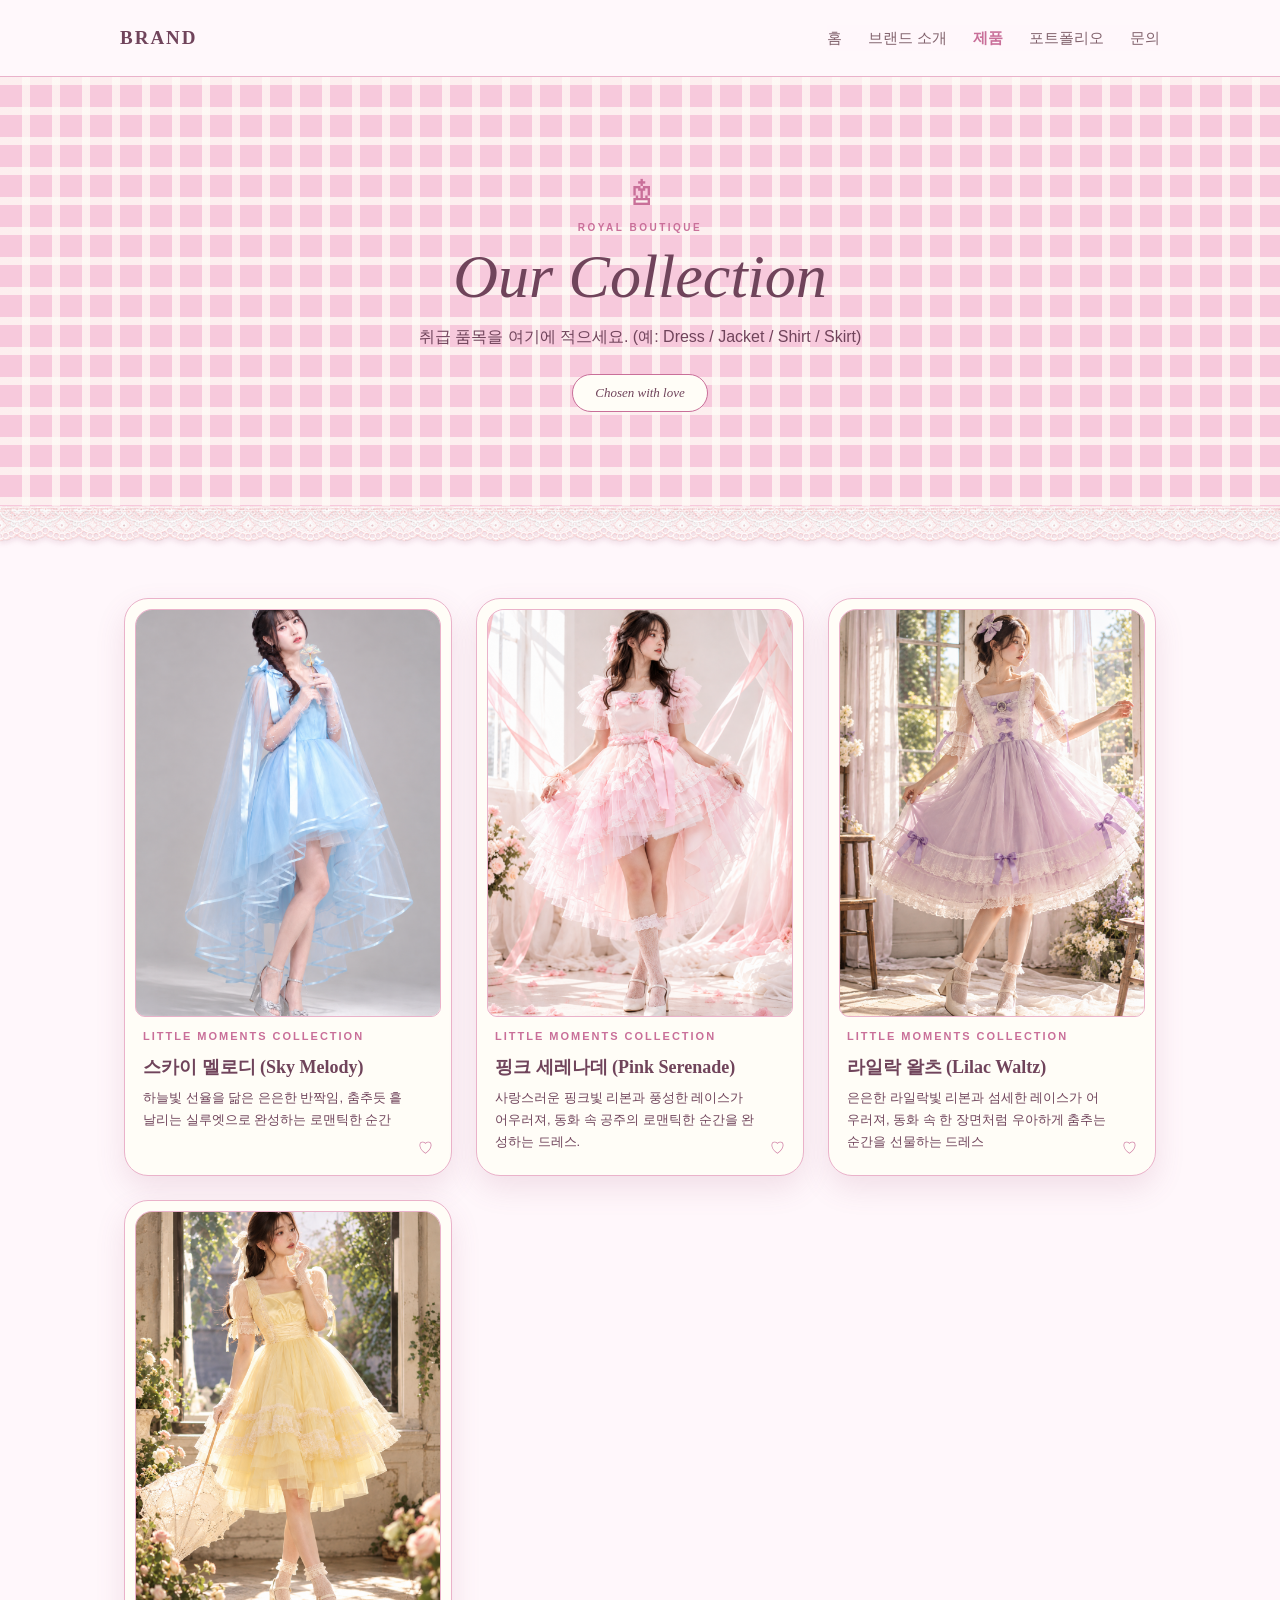
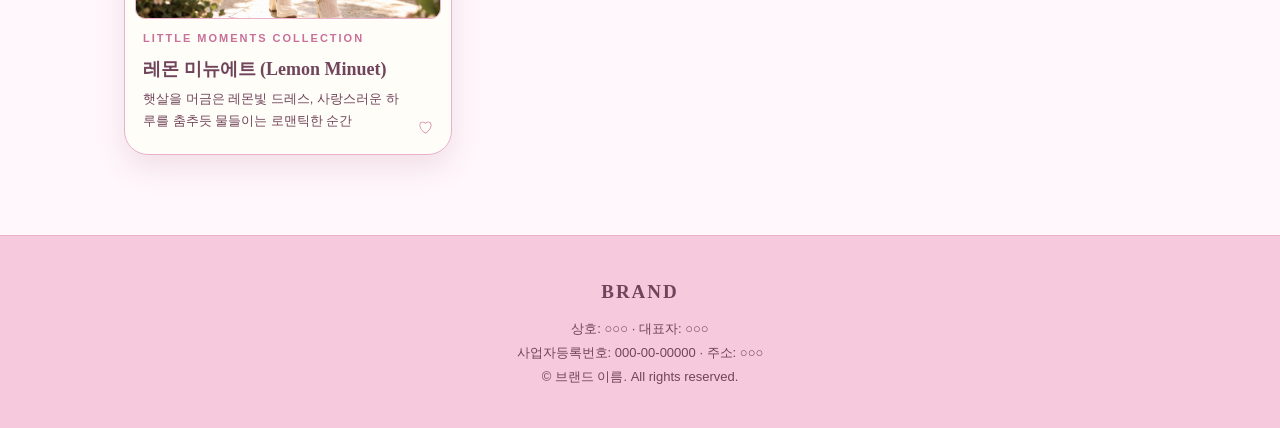
<file: products.html>
<!DOCTYPE html>
<html lang="ko">
<head>
  <meta charset="UTF-8" />
  <meta name="viewport" content="width=device-width, initial-scale=1.0" />
  <title>제품 — 브랜드 이름</title>
  <meta name="description" content="브랜드의 제품(컬렉션)을 소개합니다." />
  <link rel="icon" href="images/favicon.png" />
  <link rel="stylesheet" href="style.css" />
</head>
<body class="shop-page product-list-page">

  <header class="nav">
    <div class="nav-inner">
      <a href="index.html" class="logo">BRAND</a>
      <button class="nav-toggle" aria-label="메뉴 열기">☰</button>
      <nav class="nav-menu">
        <a href="index.html">홈</a>
        <a href="about.html">브랜드 소개</a>
        <a href="products.html" class="active">제품</a>
        <a href="portfolio.html">포트폴리오</a>
        <a href="contact.html">문의</a>
      </nav>
    </div>
  </header>

  <!-- [작성서 05: 취급 품목] -->
  <section class="page-head shop-hero">
    <p class="shop-crown" aria-hidden="true">♔</p>
    <p class="shop-kicker">ROYAL BOUTIQUE</p>
    <h1>Our Collection</h1>
    <p>취급 품목을 여기에 적으세요. (예: Dress / Jacket / Shirt / Skirt)</p>
    <span class="shop-ribbon" aria-hidden="true">Chosen with love</span>
  </section>

  <!-- ===== 제품 목록 =====
       ★ 제품은 여기 HTML이 아니라 products.json 파일에서 관리합니다.
       products.json에 제품을 추가하면 이 목록과 상세 페이지에 자동으로 나타납니다. -->
  <section class="section product-catalog">
    <div class="grid" id="product-list">
      <!-- products.json 내용이 자동으로 채워집니다 -->
    </div>
  </section>

  <footer class="footer">
    <p class="logo">BRAND</p>
    <p class="biz">
      상호: ○○○ · 대표자: ○○○<br />
      사업자등록번호: 000-00-00000 · 주소: ○○○
    </p>
    <p>© 브랜드 이름. All rights reserved.</p>
  </footer>

  <script src="script.js"></script>
  <script src="catalog.js?v=20260826-rich-editor-1"></script>
  <script>
    // 공개된 products.json 제품을 카드로 그립니다. 학생은 CSS로 자유롭게 디자인할 수 있습니다.
    ProductCatalog.loadVisibleProducts()
      .then((products) => {
        const box = document.getElementById("product-list");
        box.innerHTML = products
          .map((p) => {
            const image = ProductCatalog.safeImageUrl(p.images && p.images[0]);
            const img = image
              ? '<img src="' + ProductCatalog.escapeHtml(image) + '" alt="' + ProductCatalog.escapeHtml(p.name) + '" onerror="this.remove()" />'
              : "";
            const price = p.price ? '<p class="price">' + ProductCatalog.escapeHtml(p.price) + "</p>" : "";
            return (
              '<a class="card" href="product.html?id=' + encodeURIComponent(p.id) + '">' +
              '<div class="card-img">' + img + "</div>" +
              '<p class="k">' + ProductCatalog.escapeHtml(p.label || p.category || "") + "</p>" +
              "<h3>" + ProductCatalog.escapeHtml(p.name) + "</h3>" +
              "<p>" + ProductCatalog.escapeHtml(p.summary || "") + "</p>" + price +
              "</a>"
            );
          })
          .join("");
      })
      .catch(() => {
        document.getElementById("product-list").innerHTML =
          "<p>제품을 불러오지 못했습니다. 로컬에서는 npx serve 로 미리보기 하세요.</p>";
      });
  </script>
</body>
</html>
</file>
<file: style.css>
/* ==========================================================
   ★ 브랜드 디자인 토큰 — 여기 값만 바꾸면 사이트 전체 톤이 바뀝니다
   (예: RE:STITCH → --bg:#F7F4EE; --ink:#111; --accent:#0E5A5A;)
   ========================================================== */
:root {
  --invitation-paper: #faf7ee; /* 초대장 종이 배경 */
  --bg: #fff5f7;        /* 페이지 배경 */
  --surface: #f9e8ed;   /* 카드·옅은 배경 */
  --ink: #593d46;       /* 기본 글자색 */
  --ink-soft: #82636d;  /* 보조 글자색 */
  --accent: #994f68;    /* 강조색 (버튼·포인트) */
  --line: #e7c8d2;      /* 테두리 선 */

  /* 브랜드 소개 페이지 — 공주 테마용 파스텔 컬러 */
  --princess-bg: #fff7fb;
  --princess-pink: #f7c9dc;
  --princess-pink-deep: #c96f99;
  --princess-cream: #fffdf7;
  --princess-plum: #70445b;
  --princess-line: #eab2ca;
  --princess-shadow: rgba(157, 77, 113, .14);

  --font-main: -apple-system, "Apple SD Gothic Neo", "Noto Sans KR", sans-serif;
  --font-display: Georgia, "Times New Roman", "Batang", serif;  /* 제목용 폰트 (다르게 쓰고 싶으면 변경) */
  --font-princess: Georgia, "Times New Roman", var(--font-display);
  --font-princess-script: "Brush Script MT", "Segoe Script", "Snell Roundhand", cursive;

  --radius: 12px;
  --maxw: 1080px;
  --paper: #fffdfb;       /* 빈티지 액자와 카드의 종이색 */
  --dot: #e9cbd6;         /* 아주 작은 배경 도트 */
  --rose-shadow: #994f6814;
}

/* ===== 기본값 (모바일 우선 — 기본이 휴대폰 화면) ===== */
* { margin: 0; padding: 0; box-sizing: border-box; }
html { scroll-behavior: smooth; -webkit-text-size-adjust: 100%; }
body { font-family: var(--font-main); color: var(--ink); background: var(--bg); line-height: 1.7; }
img { max-width: 100%; display: block; }
a { color: inherit; }

/* ===== 상단 메뉴 (모바일: 햄버거) ===== */
.nav { position: sticky; top: 0; z-index: 20; background: color-mix(in srgb, var(--bg) 92%, white); backdrop-filter: blur(8px); border-bottom: 1px solid var(--line); }
.nav-inner { max-width: var(--maxw); margin: 0 auto; padding: 14px 20px; display: flex; align-items: center; justify-content: space-between; position: relative; }
.logo { font-family: var(--font-display); font-weight: 800; letter-spacing: 2px; text-decoration: none; font-size: 19px; }
.nav-toggle { background: none; border: 0; font-size: 26px; line-height: 1; cursor: pointer; color: var(--ink); padding: 4px 8px; }
.nav-menu { display: none; position: absolute; top: 100%; left: 0; right: 0; flex-direction: column; background: var(--bg); border-bottom: 1px solid var(--line); padding: 8px 20px 16px; }
.nav-menu.open { display: flex; }
.nav-menu a { text-decoration: none; color: var(--ink-soft); font-size: 16px; padding: 12px 0; border-top: 1px solid var(--line); }
.nav-menu a.active { color: var(--ink); font-weight: 700; }

/* ===== 히어로 (홈 첫 화면) ===== */
.hero { min-height: 72vh; background: var(--surface); display: flex; flex-direction: column; align-items: center; justify-content: center; text-align: center; padding: 48px 22px; gap: 16px; }
.hero .eyebrow { font-size: 12px; letter-spacing: 3px; color: var(--ink-soft); text-transform: uppercase; }
.hero h1 { font-family: var(--font-display); font-size: clamp(28px, 8vw, 58px); letter-spacing: 1px; }
.hero p { color: var(--ink-soft); max-width: 560px; }
.btn { display: inline-block; border: 0; background: var(--accent); color: var(--bg); padding: 14px 32px; border-radius: 999px; font: inherit; font-size: 15px; letter-spacing: 1px; text-decoration: none; cursor: pointer; }
.btn.ghost { background: transparent; color: var(--ink); border: 1px solid var(--ink); }

/* ===== 공통 섹션 ===== */
.section { max-width: var(--maxw); margin: 0 auto; padding: 56px 22px; }
.section .eyebrow { font-size: 12px; letter-spacing: 3px; color: var(--ink-soft); text-transform: uppercase; margin-bottom: 6px; }
.section h2 { font-family: var(--font-display); font-size: clamp(22px, 6vw, 32px); margin-bottom: 18px; }
.section h3 { font-size: clamp(16px, 4.5vw, 20px); margin: 20px 0 8px; }
.lead { font-size: clamp(15px, 4vw, 18px); color: var(--ink-soft); max-width: 640px; }

/* ===== 페이지 머리(서브페이지 상단) ===== */
.page-head { background: var(--surface); text-align: center; padding: 64px 22px 48px; }
.page-head h1 { font-family: var(--font-display); font-size: clamp(26px, 7vw, 44px); }
.page-head p { color: var(--ink-soft); margin-top: 8px; }

/* ===== 브랜드 소개 — 파스텔 공주 테마 ===== */
.about-page { color: var(--princess-plum); background-color: var(--princess-bg); }
.about-page .nav { background: color-mix(in srgb, var(--princess-bg) 92%, white); border-color: var(--princess-line); }
.about-page .nav-menu { background: var(--princess-bg); border-color: var(--princess-line); }
.about-page .nav-menu a { border-color: var(--princess-line); }
.about-page .nav-menu a.active { color: var(--princess-pink-deep); }
.about-page .nav-toggle { color: var(--princess-plum); }
.about-hero {
  position: relative;
  z-index: 1;
  overflow: visible;
  padding: 68px 22px 72px;
  background-color: var(--princess-cream);
  background-image:
    linear-gradient(
      color-mix(in srgb, var(--princess-cream) 58%, transparent),
      color-mix(in srgb, var(--princess-pink) 52%, transparent)
    ),
    url("images/Brand_bakcground.png");
  background-position: center;
  background-size: cover;
}
.about-hero::after {
  content: "";
  position: absolute;
  right: 0;
  bottom: -36px;
  left: 0;
  z-index: 2;
  height: 36px;
  background-image: url("images/Brand_Laceline.png");
  background-position: left top;
  background-size: auto 36px;
  background-repeat: repeat-x;
  filter: drop-shadow(0 3px 2px var(--princess-shadow));
  pointer-events: none;
}
.about-hero > * { position: relative; z-index: 1; }
.about-crown { margin: 0 0 2px; color: var(--princess-pink-deep) !important; font-size: 38px; line-height: 1; }
.about-kicker { color: var(--princess-pink-deep) !important; font-size: 10px; font-weight: 700; letter-spacing: 2.5px; }
.about-hero h1 { margin-top: 8px; font-family: var(--font-princess-script); font-style: italic; font-weight: 500; line-height: 1.15; }
.about-hero > p:not(.about-crown):not(.about-kicker) { width: min(100%, 520px); margin: 12px auto 0; color: var(--princess-plum); }
.about-ribbon {
  display: inline-block;
  margin-top: 24px;
  padding: 7px 22px;
  border: 1px solid var(--princess-pink-deep);
  border-radius: 999px;
  background: var(--princess-pink);
  color: var(--princess-plum);
  font-family: var(--font-princess);
  font-size: 13px;
  font-style: italic;
}
.about-main { padding: 48px 16px 64px; }
.about-panel {
  position: relative;
  overflow: hidden;
  margin-bottom: 22px;
  padding: 34px 24px;
  border: 1px solid var(--princess-line);
  border-radius: 28px;
  background: var(--princess-cream);
  box-shadow: 0 12px 30px var(--princess-shadow);
}
.about-page .eyebrow { color: var(--princess-pink-deep); font-weight: 700; }
.about-page .section h2 { font-family: var(--font-princess); font-style: italic; }
.about-page .lead { color: var(--princess-plum); }
.about-paragraph { margin-top: 14px; }
.about-emblem {
  display: grid;
  width: 176px;
  aspect-ratio: 1;
  margin: 30px auto 0;
  padding: 22px;
  border: 1px solid var(--princess-pink-deep);
  border-radius: 50%;
  outline: 6px double var(--princess-pink);
  background: var(--princess-bg);
  text-align: center;
  place-content: center;
}
.about-emblem span { color: var(--princess-pink-deep); font-size: 12px; }
.about-emblem strong { margin: 5px 0; font-family: var(--font-princess); font-size: 19px; font-style: italic; line-height: 1.3; }
.about-keywords {
  background-color: var(--princess-pink);
  background-image:
    linear-gradient(90deg, transparent 75%, var(--princess-cream) 75%),
    linear-gradient(0deg, transparent 75%, var(--princess-cream) 75%);
  background-size: 28px 28px;
  text-align: center;
}
.about-keywords .tags { justify-content: center; gap: 9px; }
.about-keywords .tags span { border-color: var(--princess-pink-deep); background: var(--princess-cream); color: var(--princess-plum); font-size: 12px; font-weight: 700; }
.about-philosophy { padding-top: 48px; text-align: center; }
.about-philosophy .lead { margin: 0 auto; }
.about-sparkles { margin-bottom: 8px; color: var(--princess-pink-deep); letter-spacing: 4px; }
.about-people { padding-right: 8px; padding-left: 8px; }
.about-people .card {
  padding: 9px 9px 14px;
  border: 1px solid var(--princess-line);
  border-radius: 18px;
  background: var(--princess-cream);
  box-shadow: 0 10px 24px var(--princess-shadow);
}
.about-people .card:nth-child(even) { transform: rotate(1.5deg); }
.about-people .card:nth-child(odd) { transform: rotate(-1.5deg); }
.about-people .card-img {
  border-radius: 12px;
  background-color: var(--princess-pink);
  background-image:
    linear-gradient(45deg, var(--princess-cream) 25%, transparent 25%, transparent 75%, var(--princess-cream) 75%),
    linear-gradient(45deg, var(--princess-cream) 25%, transparent 25%, transparent 75%, var(--princess-cream) 75%);
  background-position: 0 0, 16px 16px;
  background-size: 32px 32px;
}
.about-people .card p { padding: 4px 6px 0; color: var(--princess-plum); text-align: center; }
.about-page .footer { border-color: var(--princess-line); background: var(--princess-pink); color: var(--princess-plum); }

/* ===== 강점 3가지 / 특징 ===== */
.features { display: grid; grid-template-columns: 1fr; gap: 16px; }
.feature { background: var(--surface); border-radius: var(--radius); padding: 22px; }
.feature .num { font-size: 12px; letter-spacing: 2px; color: var(--ink-soft); }
.feature h3 { margin: 6px 0 8px; }
.feature p { color: var(--ink-soft); font-size: 14.5px; }

/* ===== 제품(룩) 카드 ===== */
.grid { display: grid; grid-template-columns: repeat(2, 1fr); gap: 14px; }
.card { text-decoration: none; }
.card-img { aspect-ratio: 3/4; background: var(--surface); border-radius: var(--radius); margin-bottom: 10px; overflow: hidden; }
.card-img img { width: 100%; height: 100%; object-fit: cover; }
.card .k { font-size: 11px; letter-spacing: 2px; color: var(--ink-soft); text-transform: uppercase; }
.card h3 { font-size: 15px; margin: 2px 0 4px; }
.card p { font-size: 13px; color: var(--ink-soft); }
.card .price { margin-top: 5px; color: var(--ink); font-weight: 700; }

/* 제품 상세형(큰 이미지+설명 교차) */
.look { display: grid; grid-template-columns: 1fr; gap: 18px; margin: 36px 0; }
.look-img { aspect-ratio: 3/4; background: var(--surface); border-radius: var(--radius); overflow: hidden; }
.look-img img { width: 100%; height: 100%; object-fit: cover; }
.look .k { font-size: 11px; letter-spacing: 2px; color: var(--ink-soft); text-transform: uppercase; }
.look h3 { font-size: clamp(18px, 5vw, 24px); margin: 4px 0 8px; }
.look p { color: var(--ink-soft); }
.tags { margin-top: 10px; display: flex; flex-wrap: wrap; gap: 6px; }
.tags span { font-size: 11.5px; border: 1px solid var(--line); border-radius: 999px; padding: 4px 10px; color: var(--ink-soft); }

/* ===== 제품 상세페이지 =====
   브랜드 담당자가 편집기에서 만든 상세 내용은 아래 공통 클래스에 맞춰 표시됩니다.
   학생은 이 영역의 CSS를 바꿔 브랜드에 맞는 제품 상세 UI를 디자인하세요. */
.product-hero { display: grid; grid-template-columns: 1fr; gap: 28px; }
.product-hero-gallery { min-width: 0; }
.product-hero-carousel { position: relative; min-width: 0; }
.product-carousel-viewport { overflow: hidden; border-radius: var(--radius); touch-action: pan-y; }
.product-carousel-track { display: flex; transition: transform .42s cubic-bezier(.22, .7, .25, 1); will-change: transform; }
.product-hero-image { flex: 0 0 100%; min-width: 100%; min-height: 320px; aspect-ratio: 4/5; margin: 0; background: var(--surface); overflow: hidden; }
.product-hero-image img { width: 100%; height: 100%; object-fit: cover; }
.product-image-placeholder { aspect-ratio: 3/4; }
.product-carousel-button { position: absolute; top: 50%; z-index: 2; display: grid; width: 44px; height: 44px; padding: 0; border: 1px solid rgba(255,255,255,.55); border-radius: 50%; background: rgba(20,20,20,.72); color: #fff; font-size: 20px; line-height: 1; place-items: center; transform: translateY(-50%); cursor: pointer; backdrop-filter: blur(8px); }
.product-carousel-button:hover { background: rgba(20,20,20,.92); }
.product-carousel-button:focus-visible,
.product-carousel-dot:focus-visible { outline: 3px solid var(--accent); outline-offset: 3px; }
.product-carousel-button.previous { left: 12px; }
.product-carousel-button.next { right: 12px; }
.product-carousel-footer { display: flex; align-items: center; justify-content: space-between; gap: 16px; min-height: 34px; padding-top: 10px; }
.product-carousel-count { flex: 0 0 auto; margin: 0; color: var(--ink-soft); font-size: 12px; font-variant-numeric: tabular-nums; }
.product-carousel-dots { display: flex; overflow-x: auto; align-items: center; justify-content: flex-end; gap: 8px; max-width: 75%; padding: 5px 2px; scrollbar-width: none; }
.product-carousel-dots::-webkit-scrollbar { display: none; }
.product-carousel-dot { flex: 0 0 auto; width: 8px; height: 8px; padding: 0; border: 0; border-radius: 50%; background: var(--line); cursor: pointer; transition: width .2s ease, background .2s ease; }
.product-carousel-dot[aria-current="true"] { width: 24px; border-radius: 999px; background: var(--ink); }
.product-info .k { font-size: 11px; letter-spacing: 2px; color: var(--ink-soft); text-transform: uppercase; }
.product-info h1 { font-family: var(--font-display); font-size: clamp(28px, 8vw, 48px); line-height: 1.2; margin: 8px 0 14px; }
.product-summary { color: var(--ink-soft); font-size: 16px; }
.product-price { font-size: 20px; font-weight: 800; margin-top: 18px; }
.product-buy { margin-top: 24px; text-align: center; }
.purchase-dialog { width: min(calc(100% - 32px), 520px); max-height: calc(100dvh - 32px); margin: auto; padding: 0; border: 0; border-radius: var(--radius); background: var(--bg); color: var(--ink); box-shadow: 0 24px 80px rgba(0,0,0,.28); }
.purchase-dialog::backdrop { background: rgba(15,15,15,.58); backdrop-filter: blur(4px); }
.purchase-dialog-card { padding: 24px; }
.purchase-dialog-header { display: flex; align-items: flex-start; justify-content: space-between; gap: 20px; }
.purchase-dialog-eyebrow { color: var(--ink-soft); font-size: 11px; letter-spacing: 2px; }
.purchase-dialog-header h2 { margin-top: 4px; font-family: var(--font-display); font-size: 25px; line-height: 1.25; }
.purchase-dialog-close { display: grid; width: 42px; height: 42px; padding: 0; border: 1px solid var(--line); border-radius: 50%; background: transparent; color: var(--ink); font-size: 25px; line-height: 1; place-items: center; cursor: pointer; }
.purchase-dialog-product { margin-top: 24px; font-weight: 800; }
.purchase-dialog-content { overflow-wrap: anywhere; margin-top: 10px; padding: 18px; border-radius: var(--radius); background: var(--surface); color: var(--ink-soft); line-height: 1.8; white-space: pre-wrap; }
.purchase-dialog-actions { margin-top: 20px; text-align: right; }
.purchase-dialog-actions .btn { min-width: 112px; }
.product-story { padding: 24px 0 64px; }
.product-block { width: min(calc(100% - 44px), var(--maxw)); margin: 0 auto 54px; }
.product-rich-text { max-width: 760px; }
.product-rich-text h2,
.product-block-copy h2,
.product-highlight h2 { font-family: var(--font-display); font-size: clamp(23px, 6vw, 36px); line-height: 1.3; margin-bottom: 16px; }
.product-rich-text h3,
.product-block-copy h3 { font-size: clamp(18px, 5vw, 25px); margin: 30px 0 10px; }
.product-rich-text p,
.product-block-copy p,
.product-highlight p { margin: 0 0 16px; color: var(--ink-soft); }
.product-rich-text ul,
.product-rich-text ol,
.product-block-copy ul,
.product-block-copy ol { margin: 0 0 20px 22px; color: var(--ink-soft); }
.product-rich-text blockquote,
.product-block-copy blockquote { border-left: 3px solid var(--accent); padding-left: 18px; margin: 24px 0; font-size: 18px; }
.product-rich-text img,
.product-block-copy img { width: 100%; border-radius: var(--radius); margin: 24px 0; }
.product-rich-text figure { margin: 24px 0; }
.product-rich-text figcaption { margin-top: 8px; color: var(--ink-soft); font-size: 12px; text-align: center; }
.product-rich-text iframe,
.product-rich-text video { display: block; width: 100%; margin: 30px 0; border: 0; border-radius: var(--radius); background: #111; }
.product-rich-text iframe { aspect-ratio: 16 / 9; }
.product-rich-text video { height: auto; }
.product-full-image { width: min(calc(100% - 24px), 1320px); }
.product-full-image img { width: 100%; max-height: 900px; object-fit: cover; border-radius: var(--radius); }
.product-full-image figcaption { color: var(--ink-soft); font-size: 13px; margin-top: 8px; text-align: center; }
.product-image-text { display: grid; grid-template-columns: 1fr; gap: 24px; align-items: center; }
.product-block-image { min-height: 280px; background: var(--surface); border-radius: var(--radius); overflow: hidden; }
.product-block-image:empty { display: none; }
.product-block-image img { width: 100%; height: 100%; max-height: 720px; object-fit: cover; }
.product-gallery { display: grid; grid-template-columns: 1fr; gap: 12px; }
.product-gallery figure { min-height: 240px; background: var(--surface); border-radius: var(--radius); overflow: hidden; }
.product-gallery img { width: 100%; height: 100%; max-height: 760px; object-fit: cover; }
.product-highlight { background: var(--surface); padding: 38px 24px; border-radius: var(--radius); text-align: center; }
.product-highlight > :last-child { margin-bottom: 0; }
.product-back { text-align: center; padding-top: 0; }

/* ===== 제품 목록·상세 — 파스텔 공주 테마 ===== */
.shop-page { color: var(--princess-plum); background-color: var(--princess-bg); }
.shop-page .nav { background: color-mix(in srgb, var(--princess-bg) 92%, white); border-color: var(--princess-line); }
.shop-page .nav-menu { background: var(--princess-bg); border-color: var(--princess-line); }
.shop-page .nav-menu a { border-color: var(--princess-line); }
.shop-page .nav-menu a.active { color: var(--princess-pink-deep); }
.shop-page .nav-toggle { color: var(--princess-plum); }
.shop-page .footer { border-color: var(--princess-line); background: var(--princess-pink); color: var(--princess-plum); }
.shop-page .btn {
  border: 1px solid var(--princess-pink-deep);
  background: var(--princess-pink-deep);
  color: var(--princess-cream);
  box-shadow: 0 8px 20px var(--princess-shadow);
}
.shop-page .btn.ghost { background: var(--princess-cream); color: var(--princess-plum); }

.shop-hero {
  position: relative;
  z-index: 1;
  overflow: visible;
  padding: 68px 22px 72px;
  background-color: var(--princess-pink);
  background-image:
    linear-gradient(90deg, transparent 75%, color-mix(in srgb, var(--princess-cream) 72%, transparent) 75%),
    linear-gradient(0deg, transparent 75%, color-mix(in srgb, var(--princess-cream) 72%, transparent) 75%);
  background-size: 30px 30px;
}
.shop-hero::after {
  content: "";
  position: absolute;
  right: 0;
  bottom: -36px;
  left: 0;
  z-index: 2;
  height: 36px;
  background: url("images/Brand_Laceline.png") left top / auto 36px repeat-x;
  filter: drop-shadow(0 3px 2px var(--princess-shadow));
  pointer-events: none;
}
.shop-hero > * { position: relative; z-index: 1; }
.shop-crown { margin: 0 0 2px; color: var(--princess-pink-deep) !important; font-size: 38px; line-height: 1; }
.shop-kicker { color: var(--princess-pink-deep) !important; font-size: 10px; font-weight: 700; letter-spacing: 2.5px; }
.shop-hero h1 {
  margin-top: 8px;
  color: var(--princess-plum);
  font-family: var(--font-princess-script);
  font-size: clamp(38px, 9vw, 62px);
  font-style: italic;
  font-weight: 500;
  line-height: 1.05;
}
.shop-hero > p:not(.shop-crown):not(.shop-kicker) { width: min(100%, 600px); margin: 14px auto 0; color: var(--princess-plum); }
.shop-ribbon {
  display: inline-block;
  margin-top: 24px;
  padding: 7px 22px;
  border: 1px solid var(--princess-pink-deep);
  border-radius: 999px;
  background: var(--princess-cream);
  color: var(--princess-plum);
  font-family: var(--font-princess);
  font-size: 13px;
  font-style: italic;
}
.product-catalog { padding-top: 72px; }
.product-list-page #product-list { grid-template-columns: 1fr; gap: 26px; }
.product-list-page #product-list .card {
  position: relative;
  min-width: 0;
  padding: 10px 10px 22px;
  overflow: hidden;
  border: 1px solid var(--princess-line);
  border-radius: 24px;
  background: var(--princess-cream);
  box-shadow: 0 12px 30px var(--princess-shadow);
}
.product-list-page #product-list .card::after {
  content: "♡";
  position: absolute;
  right: 18px;
  bottom: 14px;
  color: var(--princess-pink-deep);
  font-size: 15px;
}
.product-list-page #product-list .card-img {
  position: relative;
  border: 1px solid var(--princess-line);
  border-radius: 17px 17px 10px 10px;
  background-color: var(--princess-pink);
  background-image:
    linear-gradient(45deg, var(--princess-cream) 25%, transparent 25%, transparent 75%, var(--princess-cream) 75%),
    linear-gradient(45deg, var(--princess-cream) 25%, transparent 25%, transparent 75%, var(--princess-cream) 75%);
  background-position: 0 0, 14px 14px;
  background-size: 28px 28px;
}
.product-list-page #product-list .card-img img { position: absolute; inset: 0; width: 100%; height: 100%; object-fit: cover; }
.product-list-page #product-list .card .k,
.product-list-page #product-list .card h3,
.product-list-page #product-list .card p { margin-right: 34px; margin-left: 8px; }
.product-list-page #product-list .card .k { color: var(--princess-pink-deep); font-weight: 700; }
.product-list-page #product-list .card h3 { margin-top: 6px; color: var(--princess-plum); font-family: var(--font-princess); font-size: 18px; }
.product-list-page #product-list .card p { color: var(--princess-plum); }
.product-list-page #product-list .card .price { color: var(--princess-pink-deep); }

.product-detail-page #product-detail { padding-top: 26px; }
.product-detail-page .product-hero {
  width: min(calc(100% - 32px), var(--maxw));
  padding: 10px;
  border: 1px solid var(--princess-line);
  border-radius: 28px;
  background: var(--princess-cream);
  box-shadow: 0 16px 38px var(--princess-shadow);
}
.product-detail-page .product-carousel-viewport { border: 1px solid var(--princess-line); border-radius: 20px; }
.product-detail-page .product-hero-image { background-color: var(--princess-pink); }
.product-detail-page .product-image-placeholder {
  background-image:
    linear-gradient(45deg, var(--princess-cream) 25%, transparent 25%, transparent 75%, var(--princess-cream) 75%),
    linear-gradient(45deg, var(--princess-cream) 25%, transparent 25%, transparent 75%, var(--princess-cream) 75%);
  background-position: 0 0, 16px 16px;
  background-size: 32px 32px;
}
.product-detail-page .product-info { padding: 10px 10px 24px; }
.product-detail-page .product-info .k { color: var(--princess-pink-deep); font-weight: 700; }
.product-detail-page .product-info h1 { color: var(--princess-plum); font-family: var(--font-princess); font-style: italic; }
.product-detail-page .product-summary,
.product-detail-page .product-block-copy p,
.product-detail-page .product-highlight p { color: var(--princess-plum); }
.product-detail-page .product-price { color: var(--princess-pink-deep); }
.product-detail-page .tags span { border-color: var(--princess-line); background: var(--princess-bg); color: var(--princess-plum); }
.product-detail-page .product-carousel-dot { background: var(--princess-line); }
.product-detail-page .product-carousel-dot[aria-current="true"] { background: var(--princess-pink-deep); }
.product-detail-page .product-carousel-button { border-color: var(--princess-cream); background: color-mix(in srgb, var(--princess-plum) 78%, transparent); color: var(--princess-cream); }
.product-detail-page .product-story { margin-top: 40px; }
.product-detail-page .product-rich-text,
.product-detail-page .product-image-text,
.product-detail-page .product-gallery,
.product-detail-page .product-highlight,
.product-detail-page .product-full-image {
  padding: 12px;
  border: 1px solid var(--princess-line);
  border-radius: 26px;
  background: var(--princess-cream);
  box-shadow: 0 12px 30px var(--princess-shadow);
}
.product-detail-page .product-rich-text h2,
.product-detail-page .product-block-copy h2,
.product-detail-page .product-highlight h2 { color: var(--princess-plum); font-family: var(--font-princess); font-style: italic; }
.product-detail-page .product-rich-text img,
.product-detail-page .product-full-image img,
.product-detail-page .product-gallery figure,
.product-detail-page .product-block-image { border-radius: 18px; }
.product-detail-page .product-highlight {
  background-color: var(--princess-pink);
  background-image:
    linear-gradient(90deg, transparent 75%, color-mix(in srgb, var(--princess-cream) 70%, transparent) 75%),
    linear-gradient(0deg, transparent 75%, color-mix(in srgb, var(--princess-cream) 70%, transparent) 75%);
  background-size: 28px 28px;
}
.product-detail-page .purchase-dialog { border: 1px solid var(--princess-line); background: var(--princess-cream); color: var(--princess-plum); }
.product-detail-page .purchase-dialog-eyebrow { color: var(--princess-pink-deep); }
.product-detail-page .purchase-dialog-content { background: var(--princess-bg); color: var(--princess-plum); }
.product-detail-page .purchase-dialog-close { border-color: var(--princess-line); color: var(--princess-plum); }

/* ===== 포트폴리오 =====
   관리자 편집기에서 만든 한 페이지가 이 영역에 표시됩니다.
   학생은 아래 스타일을 브랜드 디자인에 맞게 자유롭게 바꿀 수 있습니다. */
.portfolio-content { max-width: 860px; margin: 0 auto; overflow-wrap: anywhere; }
.portfolio-content > :first-child { margin-top: 0; }
.portfolio-content > :last-child { margin-bottom: 0; }
.portfolio-content h2 { margin: 48px 0 18px; font-family: var(--font-display); font-size: clamp(25px, 6vw, 42px); line-height: 1.25; }
.portfolio-content h3 { margin: 36px 0 13px; font-size: clamp(19px, 4.5vw, 27px); line-height: 1.35; }
.portfolio-content h4 { margin: 30px 0 10px; font-size: 18px; }
.portfolio-content p { margin: 0 0 20px; color: var(--ink-soft); }
.portfolio-content strong { color: var(--ink); }
.portfolio-content ul,
.portfolio-content ol { margin: 0 0 24px 24px; color: var(--ink-soft); }
.portfolio-content li + li { margin-top: 7px; }
.portfolio-content blockquote { margin: 34px 0; padding: 6px 0 6px 20px; border-left: 3px solid var(--accent); font-size: clamp(18px, 4vw, 24px); }
.portfolio-content blockquote p { color: var(--ink); }
.portfolio-content a { text-underline-offset: 3px; }
.portfolio-content hr { margin: 52px 0; border: 0; border-top: 1px solid var(--line); }
.portfolio-content img { width: 100%; height: auto; margin: 30px 0; border-radius: var(--radius); }
.portfolio-content figure { margin: 34px 0; }
.portfolio-content figure img { margin: 0; }
.portfolio-content figcaption { margin-top: 9px; color: var(--ink-soft); font-size: 12px; text-align: center; }
.portfolio-content iframe,
.portfolio-content video { display: block; width: 100%; margin: 36px 0; border: 0; border-radius: var(--radius); background: #111; }
.portfolio-content iframe { aspect-ratio: 16 / 9; }
.portfolio-content video { height: auto; }
.portfolio-content.is-empty { min-height: 220px; display: grid; place-items: center; text-align: center; }
.portfolio-status { color: var(--ink-soft); font-size: 14px; }

/* 기존 사례형 UI를 사용하고 싶은 학생 팀을 위한 선택 스타일 */
.case { border-top: 1px solid var(--line); padding: 28px 0; }
.case .k { font-size: 12px; letter-spacing: 2px; color: var(--ink-soft); }
.case h3 { margin: 6px 0 8px; }
.case p { color: var(--ink-soft); }

/* ===== 문의 ===== */
.contact-list { display: grid; grid-template-columns: 1fr; gap: 12px; margin-top: 8px; }
.contact-item { background: var(--surface); border-radius: var(--radius); padding: 18px 20px; }
.contact-item .label { font-size: 12px; letter-spacing: 2px; color: var(--ink-soft); text-transform: uppercase; }
.contact-item .value { font-size: 16px; margin-top: 4px; word-break: break-all; }

/* ===== 푸터 (모든 페이지 공통) ===== */
.footer { border-top: 1px solid var(--line); padding: 40px 22px; text-align: center; color: var(--ink-soft); font-size: 13px; }
.footer .biz { margin-top: 8px; line-height: 1.9; }

/* ===== 큰 화면(태블릿/PC) — 720px 이상 ===== */
@media (min-width: 720px) {
  .nav-toggle { display: none; }
  .nav-menu { display: flex; flex-direction: row; position: static; background: none; border: 0; padding: 0; gap: 26px; }
  .nav-menu a { border-top: 0; padding: 0; font-size: 15px; }
  .section { padding: 80px 24px; }
  .features { grid-template-columns: repeat(3, 1fr); }
  .grid { grid-template-columns: repeat(auto-fill, minmax(230px, 1fr)); gap: 22px; }
  .look { grid-template-columns: 1fr 1fr; align-items: center; gap: 40px; }
  .look.reverse .look-img { order: 2; }
  .product-hero { grid-template-columns: minmax(0, 1.2fr) minmax(280px, .8fr); align-items: start; gap: 52px; }
  .product-info { position: sticky; top: 100px; padding-top: 20px; }
  .product-block { margin-bottom: 90px; }
  .product-image-text { grid-template-columns: 1fr 1fr; gap: 64px; }
  .product-image-text.reverse .product-block-image { order: 2; }
  .product-image-text.reverse .product-block-copy { order: 1; }
  .product-gallery.columns-2 { grid-template-columns: repeat(2, 1fr); }
  .product-gallery.columns-3 { grid-template-columns: repeat(3, 1fr); }
  .product-highlight { padding: 64px; }
  .contact-list { grid-template-columns: repeat(2, 1fr); }
  .about-hero { padding: 96px 24px 104px; }
  .about-main { padding: 64px 24px 96px; }
  .about-panel { margin-bottom: 30px; padding: 56px; }
  .about-story { display: grid; grid-template-columns: minmax(0, 1fr) 220px; align-items: center; gap: 56px; }
  .about-emblem { width: 200px; margin: 0; }
  .about-people { padding-right: 24px; padding-left: 24px; }
  .shop-hero { padding: 88px 24px 94px; }
  .product-catalog { padding-top: 92px; }
  .product-list-page #product-list { grid-template-columns: repeat(3, minmax(0, 1fr)); gap: 24px; }
  .product-list-page #product-list .card { transition: transform .22s ease, box-shadow .22s ease; }
  .product-list-page #product-list .card:hover { transform: translateY(-6px); box-shadow: 0 20px 42px var(--princess-shadow); }
  .product-detail-page #product-detail { padding-top: 48px; }
  .product-detail-page .product-hero { padding: 20px; gap: 40px; }
  .product-detail-page .product-info { padding: 34px 28px; }
  .product-detail-page .product-rich-text,
  .product-detail-page .product-image-text,
  .product-detail-page .product-gallery,
  .product-detail-page .product-highlight,
  .product-detail-page .product-full-image { padding: 24px; }
}

@media (prefers-reduced-motion: reduce) {
  .product-carousel-track { transition: none; }
}

/* ===== 초대장: 원본 이미지와 버튼이 같은 좌표계를 사용합니다. ===== */
html.invitation-open { overflow: hidden; }
.invitation {
  position: fixed;
  inset: 0;
  width: 100%;
  height: 100%;
  height: 100dvh;
  max-width: none;
  max-height: none;
  margin: 0;
  padding: 0;
  border: 0;
  overflow: hidden;
  background: var(--invitation-paper);
  color: var(--ink);
  opacity: 1;
  transition: opacity .7s ease;
}
.invitation[open] { display: grid; grid-template-columns: minmax(0, 1fr); place-items: center; }
.invitation::backdrop { background: transparent; }
.invitation.is-closing { opacity: 0; }
.invitation-stage {
  position: relative;
  flex: none;
  width: min(250vw, 150vh);
  width: min(250vw, 150svh);
  aspect-ratio: 1376 / 768;
  isolation: isolate;
}
.invitation-envelope { width: 100%; height: 100%; object-fit: contain; }
.invitation-object {
  position: absolute;
  display: block;
  min-width: 44px;
  min-height: 44px;
  padding: 0;
  border: 0;
  background: transparent;
  color: inherit;
  cursor: pointer;
  overflow: hidden;
  mix-blend-mode: multiply;
  -webkit-tap-highlight-color: transparent;
  transition: transform .25s ease;
}
.invitation-object:focus-visible {
  outline: 3px solid var(--accent);
  outline-offset: 3px;
  border-radius: var(--radius);
}
.invitation-object:active { transform: scale(.97); }
/* 열쇠 머리는 왼쪽 위, 끝은 오른쪽 아래 여백에 놓고 막대가 편지지를 대각선으로 가로지릅니다. */
.invitation-key { left: 36%; top: 35.2%; width: 27%; aspect-ratio: 1376 / 768; rotate: 60deg; }
.invitation-key img { width: 100%; height: auto; }
/* 봉투 앞면의 중앙에 리본을 맞춥니다. */
.invitation-ribbon { left: 43%; top: 66%; width: 14%; aspect-ratio: .9; }
.invitation-ribbon img {
  position: absolute;
  width: 240%;
  max-width: none;
  height: auto;
  left: -70%;
  top: -10%;
}
.invitation-hint {
  position: absolute;
  bottom: max(20px, env(safe-area-inset-bottom));
  left: 16px;
  right: 16px;
  width: fit-content;
  max-width: calc(100% - 32px);
  margin: 0 auto;
  padding: 8px 16px;
  border-radius: 999px;
  background: var(--invitation-paper);
  font-size: 12px;
  text-align: center;
  word-break: keep-all;
}
@media (min-width: 720px) {
  .invitation-stage { width: min(100vw, 179.1667vh); width: min(100vw, 179.1667svh); }
  .invitation-hint { font-size: 14px; }
}
@media (hover: hover) {
  .invitation-object:hover { transform: translateY(-5px) rotate(-3deg); }
}
@media (prefers-reduced-motion: reduce) {
  .invitation, .invitation-object { transition: none; }
}
/* ===== 홈: 초대장 다음에 보이는 빈티지 핑크 화면 ===== */
.home-page {
  background-color: var(--bg);
  background-image: radial-gradient(var(--dot) .7px, transparent .7px);
  background-size: 18px 18px;
}
.nav-inner { min-height: 76px; }
.nav-toggle { min-width: 44px; min-height: 44px; }
.nav-menu a.active { color: var(--accent); }
.footer { background: var(--surface); border-top: 1px solid var(--line); }
.home-main { padding: 0 18px 48px; }
.home-hero {
  position: relative;
  max-width: 1180px;
  margin: 0 auto;
  padding: 40px 0 36px;
  display: grid;
  gap: 28px;
  align-items: center;
  text-align: center;
}
.home-hero-copy { min-width: 0; }
.home-hero .eyebrow,
.home-note .eyebrow { color: var(--accent); font-size: 10px; letter-spacing: .2em; }
.home-hero h1 {
  margin: 16px 0;
  font-family: var(--font-display);
  font-size: clamp(28px, 5vw, 46px);
  font-weight: 400;
  line-height: 1.4;
  overflow-wrap: anywhere;
}
.home-hero-copy > p:not(.eyebrow) { color: var(--ink-soft); font-size: 14px; line-height: 1.9; }
.home-hero-copy .btn { margin-top: 24px; }
.home-page .btn { border: 1px solid var(--accent); border-radius: 4px; box-shadow: 3px 3px 0 var(--line); }
.home-page .btn:hover { box-shadow: 5px 5px 0 var(--line); }
.home-page .btn:focus-visible,
.home-note a:focus-visible { outline: 2px solid var(--accent); outline-offset: 5px; }
.home-art {
  width: min(100%, 400px);
  margin: 0 auto;
  padding: 10px;
  background: var(--paper);
  border: 1px solid var(--line);
  outline: 1px solid var(--line);
  outline-offset: 5px;
  box-shadow: 0 18px 50px var(--rose-shadow);
  border-radius: 160px 160px 6px 6px;
}
/* 이미지 전체를 보여 주어 원본 그림과 글씨가 잘리지 않게 합니다. */
.home-art img { width: 100%; height: auto; border-radius: 150px 150px 0 0; }
.home-note { max-width: 320px; margin: 0 auto; padding: 22px 0; border-block: 1px solid var(--line); }
.home-note-title { margin: 12px 0 18px; font-family: var(--font-display); font-size: 25px; font-style: italic; color: var(--accent); line-height: 1.4; }
.home-note a { display: flex; justify-content: space-between; gap: 28px; align-items: center; min-height: 48px; color: var(--ink-soft); font-size: 13px; text-decoration: none; border-bottom: 1px solid var(--line); }
.home-note a:last-child { border-bottom: 0; }
.home-page .section { padding: 42px 0; border-top: 1px solid var(--line); }
.home-page .section > .eyebrow,
.home-page .section > h2 { text-align: center; }
.home-page .section > h2 { font-weight: 400; margin-bottom: 28px; }
.home-page .feature { position: relative; text-align: center; background: var(--paper); border: 1px solid var(--line); border-radius: 60px 60px 4px 4px; padding: 28px 18px; }
.home-page .feature .num { color: var(--accent); font-family: var(--font-display); font-style: italic; font-size: 21px; }
.home-page .feature h3 { font-family: var(--font-display); font-weight: 400; }
.home-page .card-img { border: 1px solid var(--line); border-radius: 90px 90px 4px 4px; padding: 6px; background: var(--paper); }
.home-page .card-img img { border-radius: 84px 84px 0 0; }
.home-page .card h3 { overflow-wrap: anywhere; }
@media (min-width: 720px) {
  .home-main { padding-inline: 32px; }
  .home-hero { grid-template-columns: minmax(0, 1fr) minmax(0, 1.4fr) minmax(0, .7fr); gap: 28px; padding-block: 64px; }
  .home-hero-copy { text-align: left; }
  .home-note { text-align: left; width: 100%; }
  .home-page .section { padding-block: 64px; }
}
</file>
<file: page-special.css>
/* 레이오버 포트폴리오·문의 전용 스타일입니다. 다른 페이지의 공통 스타일은 수정하지 않습니다. */
:root {
  --special-bg: #fff3f6;
  --special-panel: #fff;
  --special-line: #f2e4e8;
  --special-shadow: #ffeaf2;
  --special-ink: #282226;
  --special-muted: #8e8e93;
  --special-pink: #ffc6d4;
  --special-hover: #ff9bb3;
}
@font-face { font-family: "Pretendard Variable"; src: url("fonts/PretendardVariable.woff2") format("woff2"); font-weight: 45 920; font-style: normal; font-display: swap; }
.lookbook-page, .contact-page { background: var(--special-bg); color: var(--special-ink); font-family: "Pretendard Variable", Pretendard, sans-serif; }
.lookbook-page .nav, .contact-page .nav { background: #fde3eeeb; border-color: var(--special-line); }
.lookbook-main, .contact-main { max-width: 1180px; margin: 0 auto; padding: 0 20px 64px; }
.lookbook-heading, .contact-heading { padding: 56px 0 40px; text-align: center; }
.lookbook-kicker, .contact-kicker { color: #8d4d62; font-size: 10px; font-weight: 650; letter-spacing: .18em; }
.lookbook-ornament, .contact-sparkle { display: block; margin: 16px auto 12px; color: var(--special-pink); font-size: 30px; }
.lookbook-heading h1 { font-size: clamp(25px, 6vw, 50px); letter-spacing: -.04em; font-weight: 650; }
.lookbook-heading h1 span { color: var(--special-pink); font-weight: 400; }
.lookbook-heading h1::after, .contact-heading h1::after { content: ""; display: block; width: 52px; height: 3px; margin: 22px auto; background: var(--special-pink); }
.lookbook-intro, .contact-heading > p:last-child { font-size: 14px; line-height: 1.9; color: var(--special-ink); }
.lookbook-caption, .lookbook-preview-note { color: var(--special-muted); font-size: 12px; }
.lookbook-section-heading { display: flex; justify-content: space-between; gap: 16px; padding-top: 24px; border-top: 1px solid var(--special-line); }
.lookbook-section-heading h2 { font-size: 17px; font-weight: 550; }
.lookbook-section-heading h2 span { display: block; color: var(--special-muted); font-size: 11px; }
.lookbook-count { color: var(--special-muted); font-size: 10px; letter-spacing: .1em; }
.lookbook-grid { display: grid; grid-template-columns: 1fr; gap: 24px; }
.lookbook-card { background: var(--special-panel); border: 1px solid var(--special-line); border-radius: 12px; box-shadow: 3px 3px 0 var(--special-shadow); transition: transform .25s ease, box-shadow .25s ease; }
.lookbook-card-button { display: flex; flex-direction: column; width: 100%; height: 100%; padding: 0; border: 0; border-radius: inherit; background: transparent; color: inherit; text-align: left; cursor: pointer; font: inherit; }
.lookbook-card-button:focus-visible, .lookbook-close:focus-visible { outline: 3px solid #8d4d62; outline-offset: 4px; }
.lookbook-image { position: relative; aspect-ratio: 4 / 4.3; overflow: hidden; border-radius: 11px 11px 0 0; background: var(--special-bg); }
.lookbook-image img { width: 100%; height: 100%; object-fit: contain; mix-blend-mode: multiply; }
.lookbook-image--morning img { object-fit: cover; object-position: center 26%; }
.lookbook-image--special img { transform: scale(1.32); }
.lookbook-image--goods img { transform: rotate(-30deg) scale(.93); }
.lookbook-image-number { position: absolute; top: 16px; left: 16px; display: grid; place-items: center; width: 30px; height: 30px; border: 1px solid var(--special-line); border-radius: 50%; background: #fff; color: #8d4d62; font-size: 11px; }
.lookbook-image-caption { position: absolute; bottom: 14px; left: 16px; padding: 5px 10px; border: 1px solid var(--special-line); background: #fff; color: #8d4d62; font-size: 11px; }
.lookbook-card-copy { display: flex; flex-direction: column; flex: 1; padding: 22px; }
.lookbook-category { color: #8d4d62; font-size: 11px; letter-spacing: .04em; font-weight: 600; }
.lookbook-card h3 { margin: 10px 0 22px; font-size: 18px; font-weight: 550; line-height: 1.65; word-break: keep-all; }
.lookbook-card-bottom { display: flex; justify-content: space-between; margin-top: auto; padding-top: 16px; border-top: 1px solid var(--special-line); font-size: 12px; }
.lookbook-arrow { color: #8d4d62; font-size: 18px; }
.lookbook-published { margin-top: 64px; }
.lookbook-published .portfolio-content { margin-top: 24px; padding: 20px; background: #fff; border: 1px solid var(--special-line); border-radius: 12px; box-shadow: 3px 3px 0 var(--special-shadow); }
.lookbook-contact { display: flex; flex-direction: column; gap: 24px; margin-top: 48px; padding: 28px 24px; border: 1px solid var(--special-line); border-radius: 12px; background: var(--special-bg); }
.lookbook-contact h2 { margin-top: 8px; font-size: 20px; }
.lookbook-contact a, .lookbook-detail-link { display: inline-flex; justify-content: center; gap: 20px; min-height: 48px; padding: 12px 20px; border-radius: 999px; background: var(--special-pink); color: var(--special-ink); font-size: 13px; font-weight: 600; text-decoration: none; }
.lookbook-contact a:hover, .lookbook-detail-link:hover { background: var(--special-hover); }
.lookbook-dialog { width: min(920px, calc(100% - 32px)); max-height: calc(100dvh - 32px); padding: 0; border: 1px solid var(--special-line); border-radius: 16px; background: #fff; color: var(--special-ink); font-family: inherit; }
.lookbook-dialog::backdrop { background: #28222666; backdrop-filter: blur(5px); }
.lookbook-close { float: right; position: sticky; z-index: 2; top: 12px; width: 44px; height: 44px; margin: 12px 12px -56px 0; border: 1px solid var(--special-line); border-radius: 50%; background: #fff; font-size: 26px; cursor: pointer; }
.lookbook-detail-layout { display: grid; grid-template-columns: 1fr; }
.lookbook-detail-copy { padding: 28px 24px; }
.lookbook-detail-copy h2 { margin: 12px 0 22px; font-size: 25px; line-height: 1.5; }
.lookbook-detail-copy > p:not([class]) { font-size: 14px; line-height: 1.9; }
.lookbook-tags { display: flex; flex-wrap: wrap; gap: 7px; margin: 24px 0; padding: 0; list-style: none; }
.lookbook-tags li { padding: 5px 9px; border: 1px solid var(--special-line); border-radius: 4px; color: #8d4d62; font-size: 10px; }
html.lookbook-modal-open { overflow: hidden; }
.contact-heading h1 { font-size: clamp(27px, 7vw, 54px); font-weight: 600; line-height: 1.35; }
.contact-heading h1 em { color: var(--special-hover); font-style: normal; }
.contact-layout { display: grid; grid-template-columns: 1fr; gap: 22px; }
.contact-info-card, .contact-chat-card { border: 1px solid var(--special-line); border-radius: 18px; background: #fff; box-shadow: 3px 3px 0 var(--special-shadow); }
.contact-info-card { padding: 25px 22px; background: #fde3ee; }
.contact-info-top, .contact-chat-header { display: flex; justify-content: space-between; align-items: center; gap: 12px; }
.contact-badge { color: #8d4d62; font-size: 9px; letter-spacing: .16em; font-weight: 700; }
.contact-info-card h2 { margin-top: 38px; font-size: 32px; line-height: 1.05; }
.contact-info-card h2 span { color: #8d4d62; font-size: 16px; }
.contact-info-intro { margin: 18px 0 28px; color: #765b66; font-size: 13px; line-height: 1.9; }
.contact-details { display: grid; gap: 15px; margin: 0; padding-top: 20px; border-top: 1px solid #efcbd7; }
.contact-details div { display: grid; grid-template-columns: 88px 1fr; gap: 8px; }
.contact-details dt, .contact-business { color: var(--special-muted); font-size: 11px; }
.contact-details dd { margin: 0; font-size: 13px; overflow-wrap: anywhere; }
.contact-details a { color: var(--special-ink); }
.contact-business { margin-top: 28px; padding-top: 18px; border-top: 1px dashed #efcbd7; line-height: 1.8; }
.contact-chat-card { padding: 22px 18px 18px; }
.contact-chat-header { align-items: flex-end; padding: 4px 4px 20px; border-bottom: 1px solid var(--special-line); }
.contact-chat-header h2 { margin-top: 7px; font-size: 20px; }
.contact-online { color: var(--special-muted); font-size: 10px; }
.contact-online i { display: inline-block; width: 7px; height: 7px; margin-right: 4px; border-radius: 50%; background: #8bcab3; }
.contact-bubble { position: relative; display: flex; gap: 10px; width: fit-content; max-width: 92%; margin: 20px 0 22px; padding: 13px 15px; border: 1px solid var(--special-line); border-radius: 18px 18px 18px 6px; background: var(--special-bg); }
.contact-avatar { display: grid; flex: 0 0 27px; place-items: center; width: 27px; height: 27px; border-radius: 50%; background: var(--special-pink); color: #8d4d62; }
.contact-bubble p { margin: 0; white-space: pre-line; font-size: 12px; line-height: 1.65; }
.contact-bubble time { align-self: flex-end; color: var(--special-muted); font-size: 9px; }
.contact-form { display: grid; gap: 14px; }
.contact-form-row { display: grid; grid-template-columns: 1fr; gap: 14px; }
.contact-field { display: grid; gap: 7px; font-size: 12px; font-weight: 600; }
.contact-field > input, .contact-field > select, .contact-field > textarea { width: 100%; min-height: 47px; padding: 12px 14px; border: 1px solid var(--special-line); border-radius: 18px 18px 18px 6px; outline: 0; background: #fff; color: var(--special-ink); font: inherit; font-size: 13px; font-weight: 400; }
.contact-field > textarea { min-height: 126px; resize: vertical; }
.contact-field > input:focus, .contact-field > select:focus, .contact-field > textarea:focus { border-color: var(--special-hover); box-shadow: 0 0 0 3px #ffc6d455; }
.contact-error { color: #bb536c; font-size: 11px; font-weight: 400; }
.contact-form-bottom { display: flex; flex-direction: column; gap: 15px; padding-top: 17px; border-top: 1px solid var(--special-line); }
.contact-form-bottom p { color: var(--special-muted); font-size: 10px; }
.contact-submit { display: inline-flex; justify-content: center; gap: 18px; min-height: 48px; padding: 12px 21px; border: 0; border-radius: 999px; background: var(--special-pink); color: var(--special-ink); cursor: pointer; font: inherit; font-weight: 650; }
.contact-submit:hover { background: var(--special-hover); }
.contact-toast { position: fixed; z-index: 50; right: 18px; bottom: 18px; left: 18px; max-width: 620px; margin: auto; padding: 14px 17px; border: 1px solid #efc5d1; border-radius: 14px; background: #fff; box-shadow: 3px 3px 0 var(--special-shadow); font-size: 12px; }
@media (min-width: 720px) {
  .lookbook-main, .contact-main { padding-inline: 32px; }
  .lookbook-heading, .contact-heading { padding: 72px 0 56px; }
  .lookbook-grid { grid-template-columns: repeat(3, minmax(0, 1fr)); gap: 22px; }
  .lookbook-contact { flex-direction: row; align-items: center; justify-content: space-between; }
  .lookbook-detail-layout { grid-template-columns: 1fr 1fr; align-items: center; }
  .contact-layout { grid-template-columns: minmax(250px, .75fr) minmax(0, 1.25fr); gap: 28px; }
  .contact-info-card { position: sticky; top: 100px; }
  .contact-chat-card { padding: 26px 28px 24px; }
  .contact-form-row { grid-template-columns: repeat(2, minmax(0, 1fr)); }
  .contact-form-bottom { flex-direction: row; align-items: center; justify-content: space-between; }
}
@media (hover: hover) { .lookbook-card:hover { transform: translateY(-6px); box-shadow: 6px 9px 0 var(--special-shadow); } }
@media (prefers-reduced-motion: reduce) { .lookbook-card { transition: none; } }
</file>
<file: rich-content.css>
/*
 * 관리자 TOAST UI Editor에서 만든 공통 서식입니다.
 * 학생 팀의 페이지 레이아웃과 색상은 style.css가 담당하고,
 * 이 파일은 편집기에서 지정한 제목·효과·정렬·사진 분할만 정확히 재현합니다.
 */
.portfolio-content,
.product-rich-text {
  overflow-wrap: anywhere;
}

.portfolio-content h1,
.product-rich-text h1 {
  margin: 1.35em 0 .55em;
  font-size: clamp(2rem, 6vw, 3.125rem);
  font-weight: 800;
  line-height: 1.2;
}

.portfolio-content h2,
.product-rich-text h2 {
  margin: 1.3em 0 .55em;
  font-size: clamp(1.7rem, 5vw, 2.5rem);
  font-weight: 800;
  line-height: 1.25;
}

.portfolio-content h3,
.product-rich-text h3 {
  margin: 1.2em 0 .5em;
  font-size: clamp(1.35rem, 4vw, 1.75rem);
  font-weight: 750;
  line-height: 1.35;
}

.portfolio-content h4,
.product-rich-text h4 {
  margin: 1.15em 0 .45em;
  font-size: 1.2rem;
  font-weight: 750;
}

.portfolio-content h5,
.product-rich-text h5 {
  margin: 1.1em 0 .4em;
  font-size: 1.075rem;
  font-weight: 700;
}

.portfolio-content h6,
.product-rich-text h6 {
  margin: 1em 0 .35em;
  font-size: .95rem;
  font-weight: 700;
}

.portfolio-content strong,
.portfolio-content b,
.product-rich-text strong,
.product-rich-text b {
  font-weight: 800;
}

.portfolio-content em,
.portfolio-content i,
.product-rich-text em,
.product-rich-text i {
  font-style: italic;
}

.portfolio-content s,
.portfolio-content del,
.product-rich-text s,
.product-rich-text del {
  text-decoration: line-through;
}

.portfolio-content [data-align="left"],
.product-rich-text [data-align="left"] {
  text-align: left;
}

.portfolio-content [data-align="center"],
.product-rich-text [data-align="center"] {
  text-align: center;
}

.portfolio-content [data-align="right"],
.product-rich-text [data-align="right"] {
  text-align: right;
}

.portfolio-content span[data-brand-font="sans"],
.product-rich-text span[data-brand-font="sans"] {
  font-family: -apple-system, BlinkMacSystemFont, "Apple SD Gothic Neo", "Noto Sans KR", sans-serif;
}

.portfolio-content span[data-brand-font="serif"],
.product-rich-text span[data-brand-font="serif"] {
  font-family: Georgia, "Times New Roman", "Noto Serif KR", Batang, serif;
}

.portfolio-content span[data-brand-font="mono"],
.product-rich-text span[data-brand-font="mono"] {
  font-family: "SFMono-Regular", Consolas, "Liberation Mono", monospace;
}

.portfolio-content big[data-brand-size],
.product-rich-text big[data-brand-size] {
  line-height: 1.45;
}

.portfolio-content big[data-brand-size="14"],
.product-rich-text big[data-brand-size="14"] { font-size: 14px; }
.portfolio-content big[data-brand-size="16"],
.product-rich-text big[data-brand-size="16"] { font-size: 16px; }
.portfolio-content big[data-brand-size="18"],
.product-rich-text big[data-brand-size="18"] { font-size: 18px; }
.portfolio-content big[data-brand-size="24"],
.product-rich-text big[data-brand-size="24"] { font-size: 24px; }
.portfolio-content big[data-brand-size="32"],
.product-rich-text big[data-brand-size="32"] { font-size: 32px; }
.portfolio-content big[data-brand-size="42"],
.product-rich-text big[data-brand-size="42"] { font-size: 42px; }

.portfolio-content section[data-brand-gallery],
.product-rich-text section[data-brand-gallery] {
  display: grid;
  gap: clamp(6px, 1.3vw, 14px);
  width: 100%;
  margin: 2rem 0;
}

.portfolio-content section[data-brand-gallery="2"],
.product-rich-text section[data-brand-gallery="2"] {
  grid-template-columns: repeat(2, minmax(0, 1fr));
}

.portfolio-content section[data-brand-gallery="3"],
.product-rich-text section[data-brand-gallery="3"] {
  grid-template-columns: repeat(3, minmax(0, 1fr));
}

.portfolio-content section[data-brand-gallery] img,
.product-rich-text section[data-brand-gallery] img {
  display: block;
  width: 100%;
  height: auto;
  margin: 0;
}

.portfolio-content table,
.product-rich-text table {
  display: block;
  overflow-x: auto;
  width: 100%;
  margin: 1.75rem 0;
  border-collapse: collapse;
}

.portfolio-content th,
.portfolio-content td,
.product-rich-text th,
.product-rich-text td {
  min-width: 110px;
  padding: .65rem .75rem;
  border: 1px solid var(--line, #deddd6);
}

.portfolio-content th,
.product-rich-text th {
  background: var(--surface, #f5f4ef);
  font-weight: 800;
}

.portfolio-content pre,
.product-rich-text pre {
  overflow-x: auto;
  margin: 1.6rem 0;
  padding: 1.1rem;
  border-radius: var(--radius, 8px);
  background: #242522;
  color: #f6f5ef;
}

.portfolio-content code,
.product-rich-text code {
  padding: .12em .3em;
  border-radius: 4px;
  background: var(--surface, #f5f4ef);
  font-family: "SFMono-Regular", Consolas, monospace;
  font-size: .9em;
}

.portfolio-content pre code,
.product-rich-text pre code {
  padding: 0;
  background: transparent;
  color: inherit;
}

.portfolio-content li[data-task],
.product-rich-text li[data-task] {
  position: relative;
  list-style: none;
}

.portfolio-content li[data-task] > input,
.product-rich-text li[data-task] > input {
  margin-right: .5rem;
}

@media (max-width: 599px) {
  .portfolio-content section[data-brand-gallery="3"],
  .product-rich-text section[data-brand-gallery="3"] {
    grid-template-columns: repeat(2, minmax(0, 1fr));
  }

  .portfolio-content section[data-brand-gallery="3"] > img:last-child:nth-child(odd),
  .product-rich-text section[data-brand-gallery="3"] > img:last-child:nth-child(odd) {
    grid-column: 1 / -1;
  }
}
</file>
